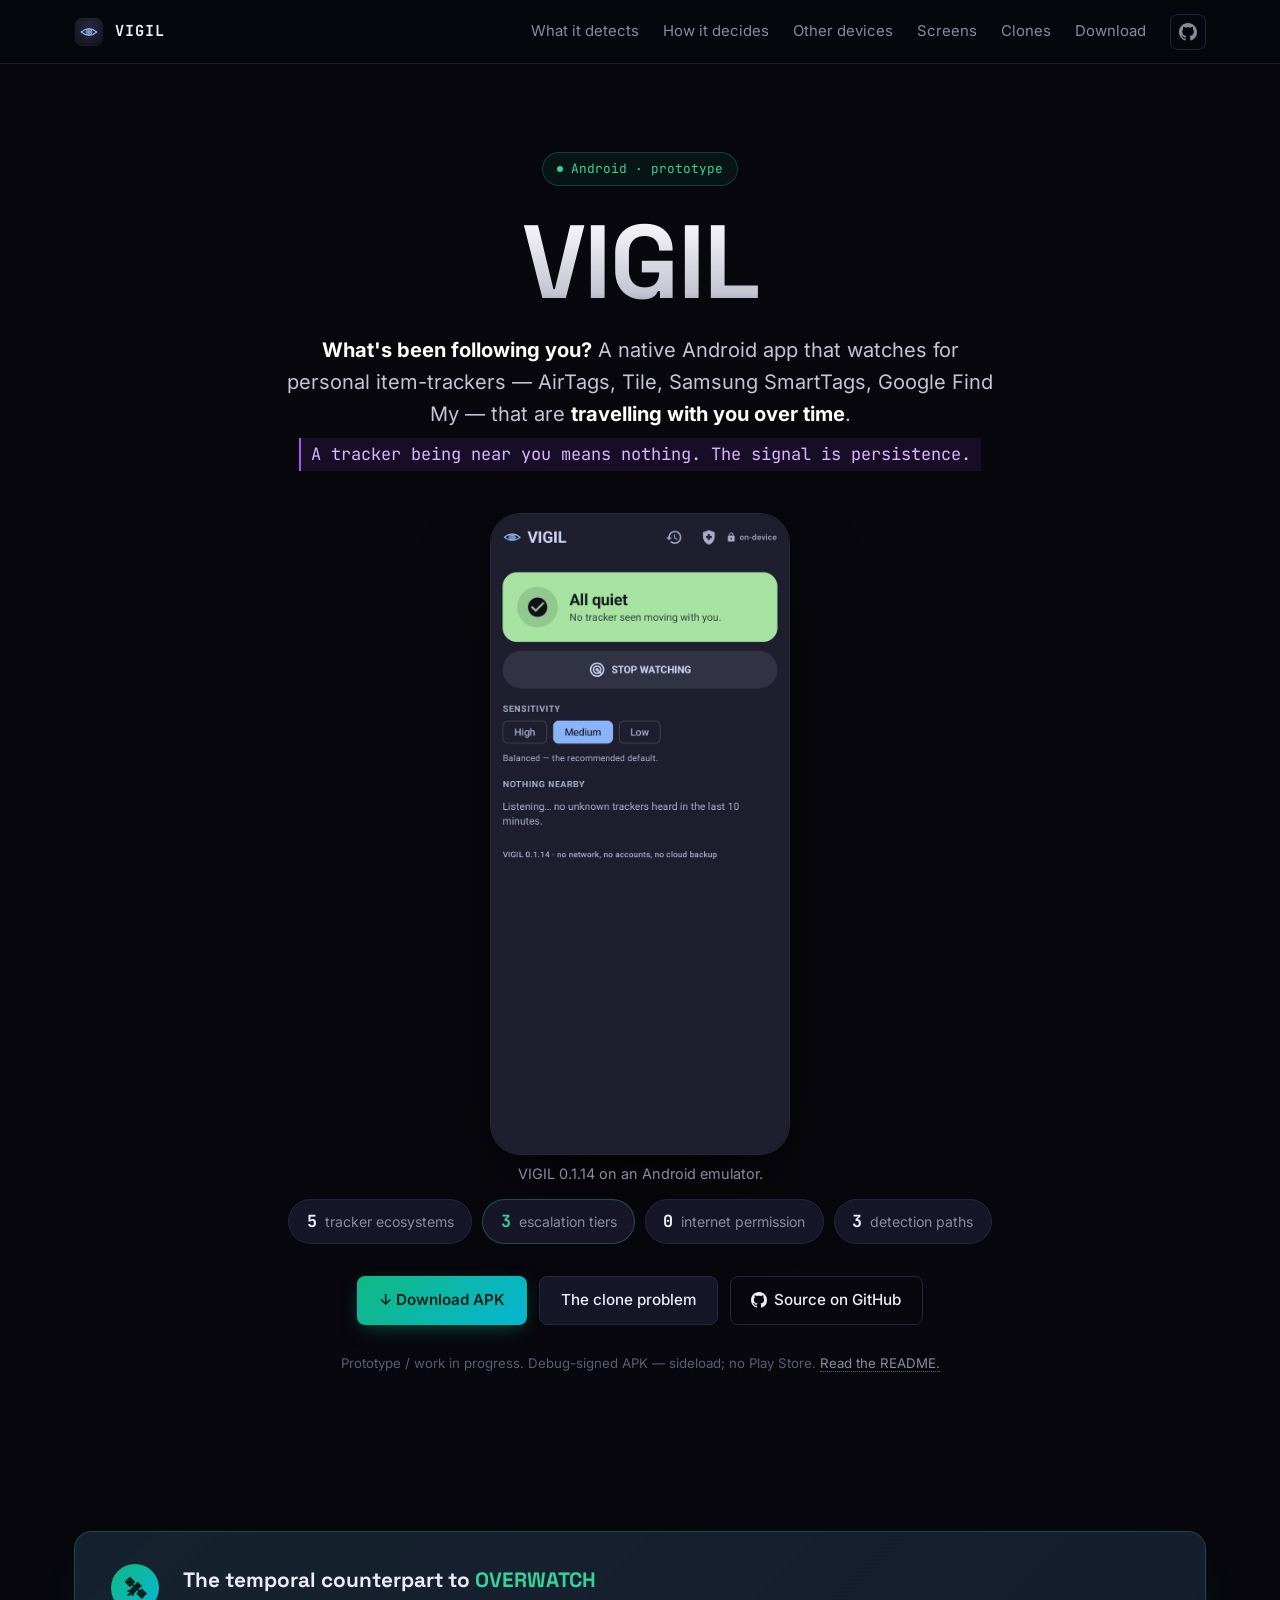
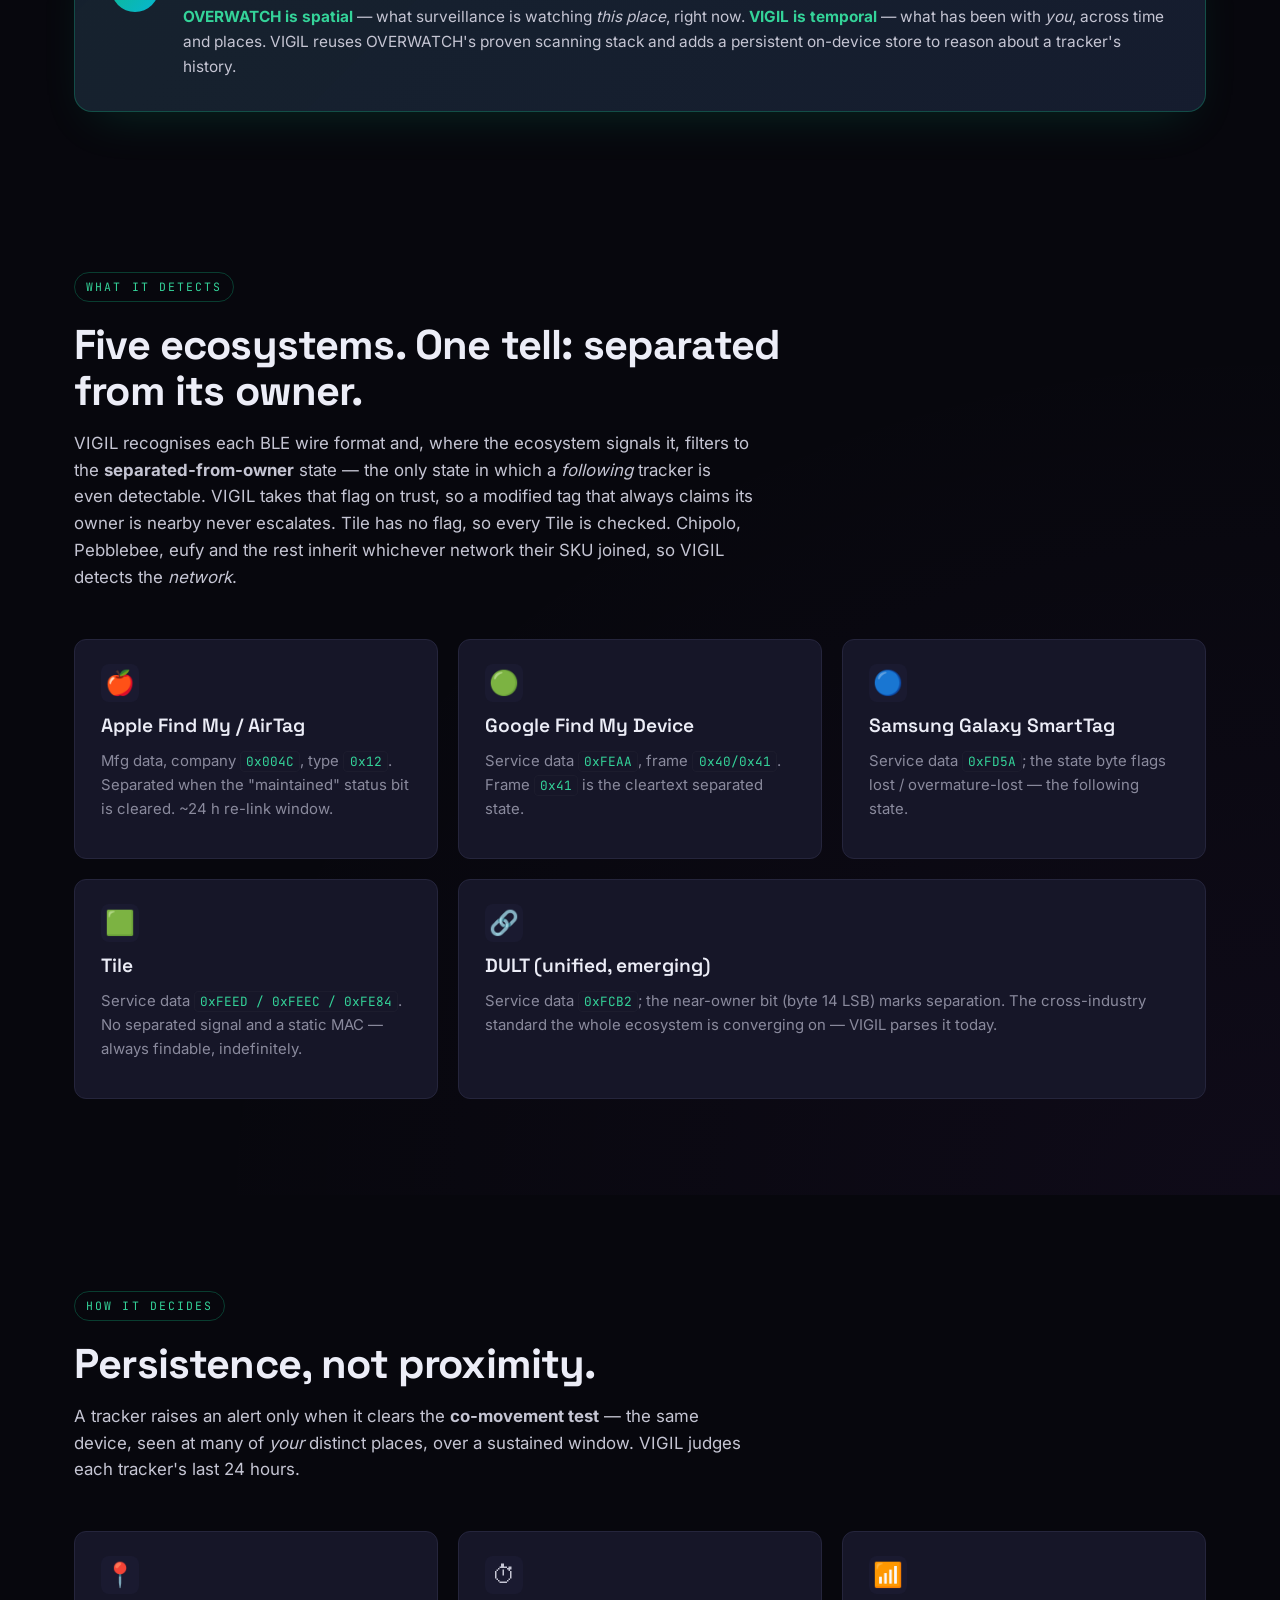
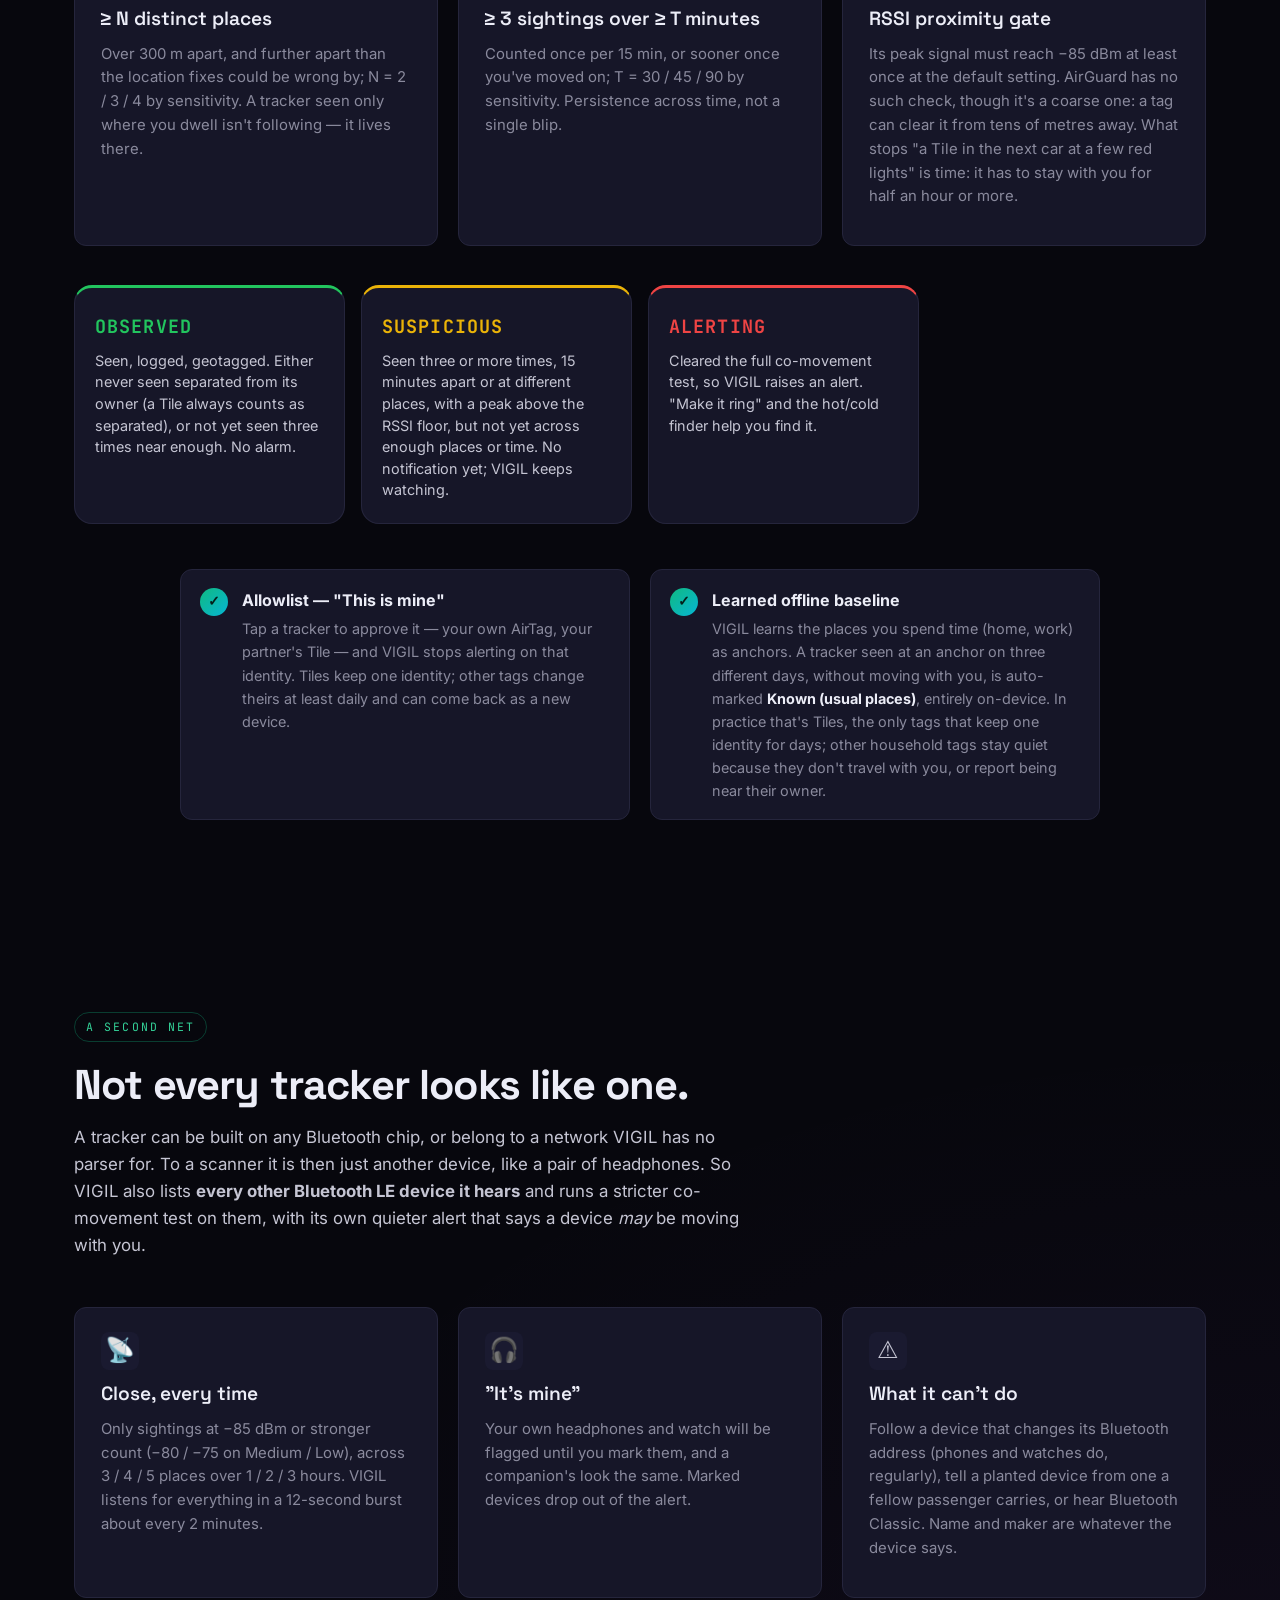
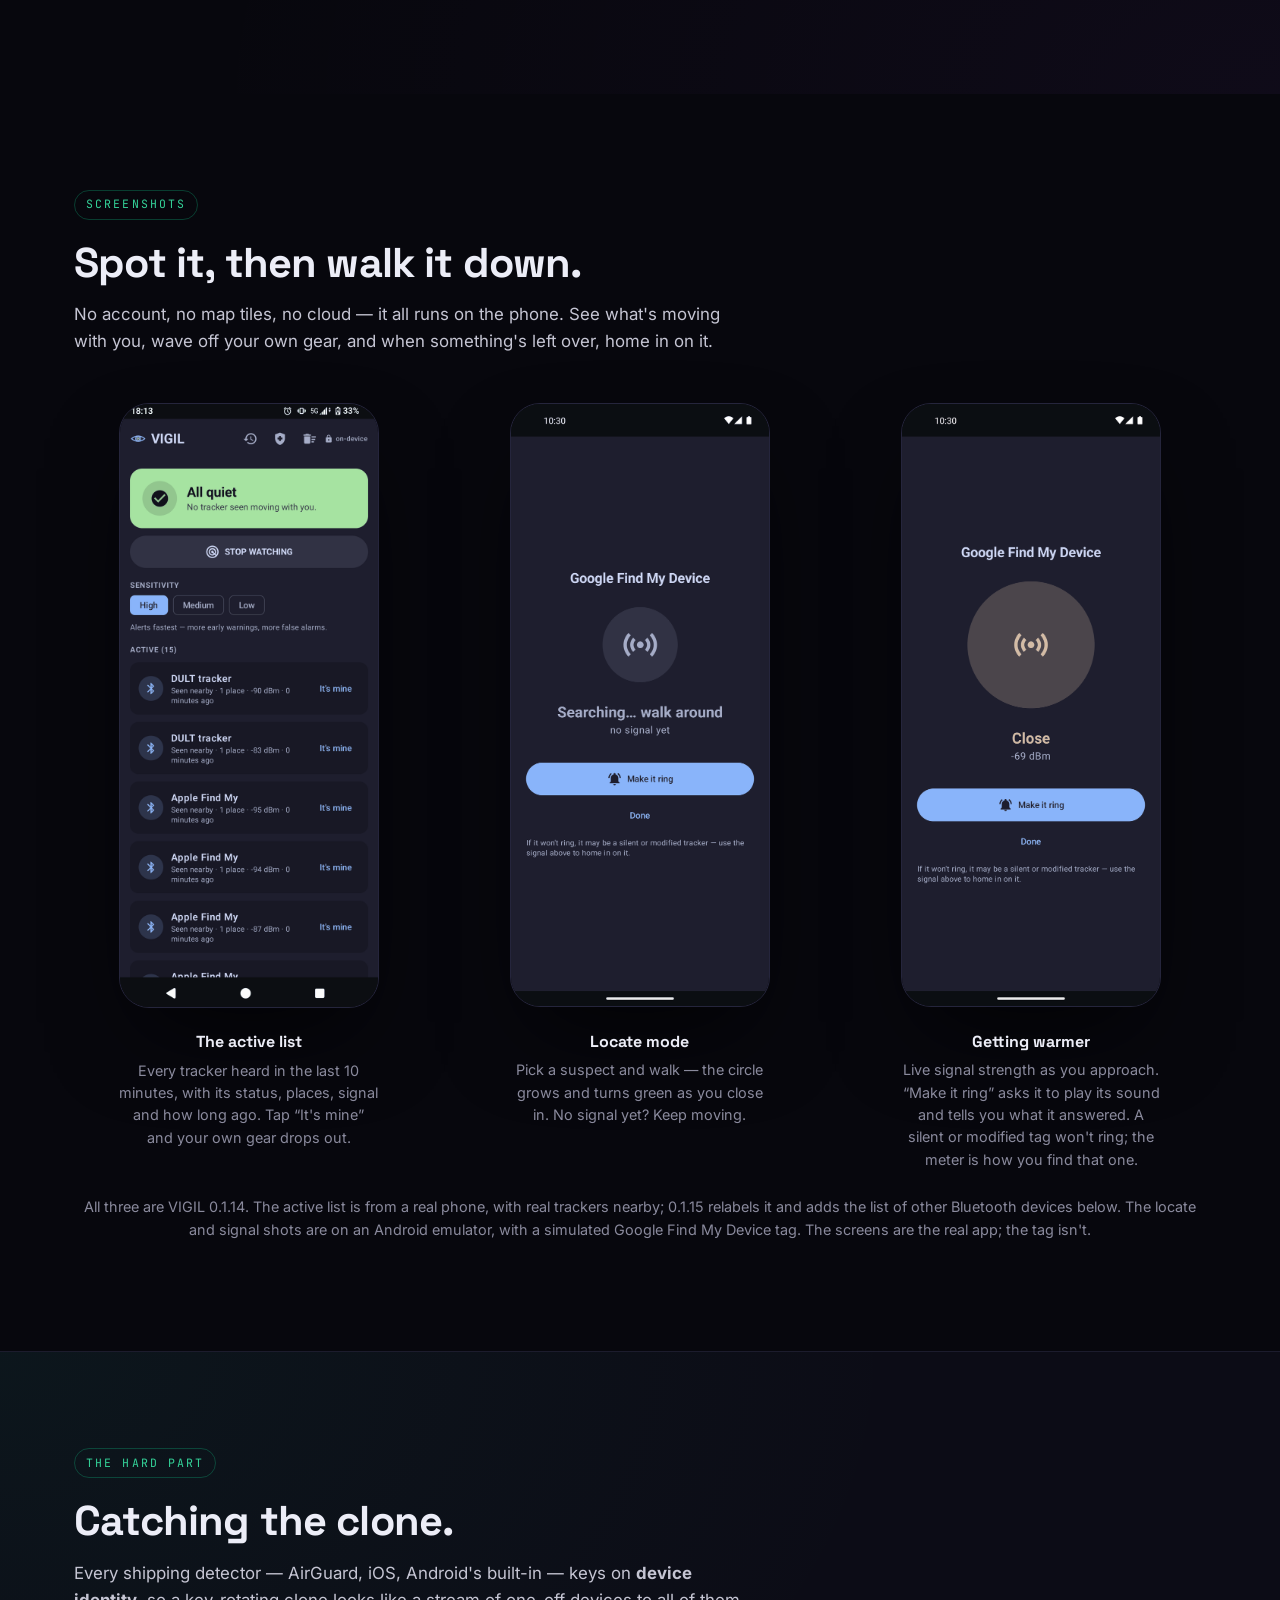
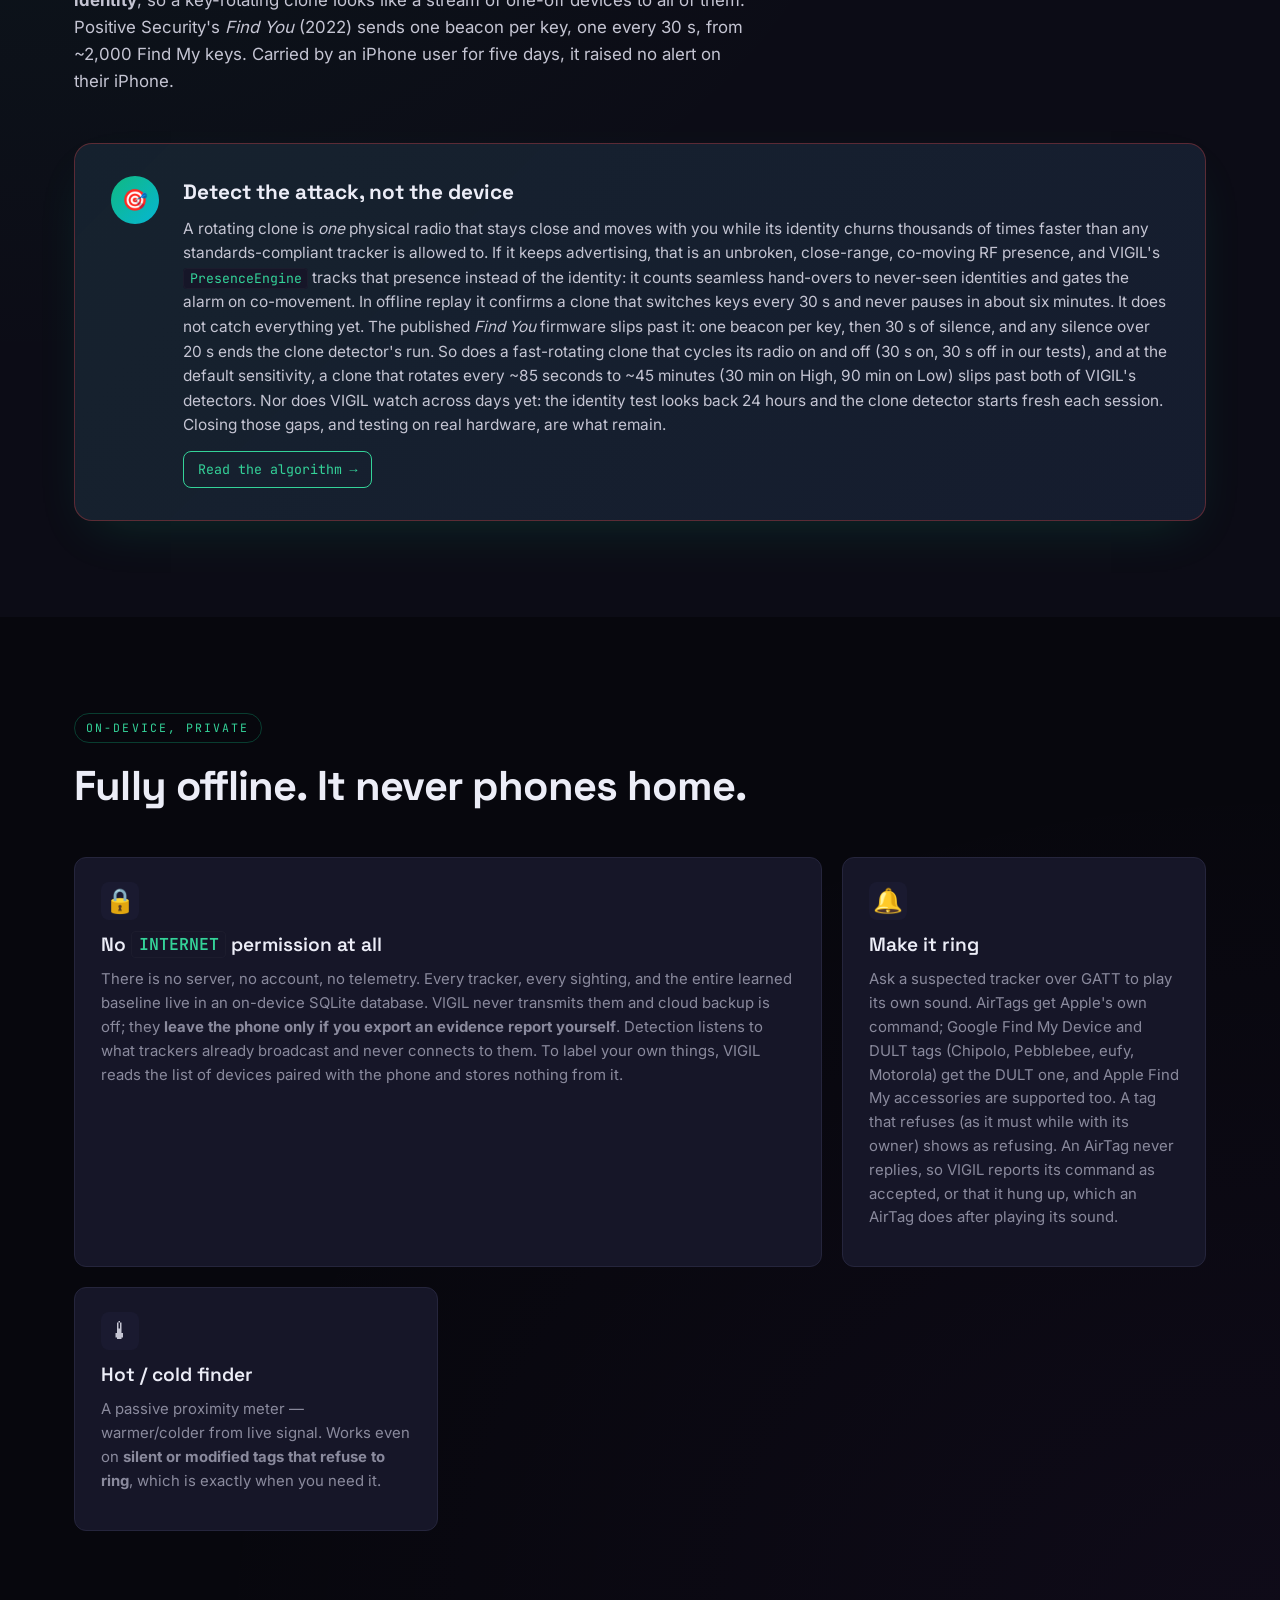
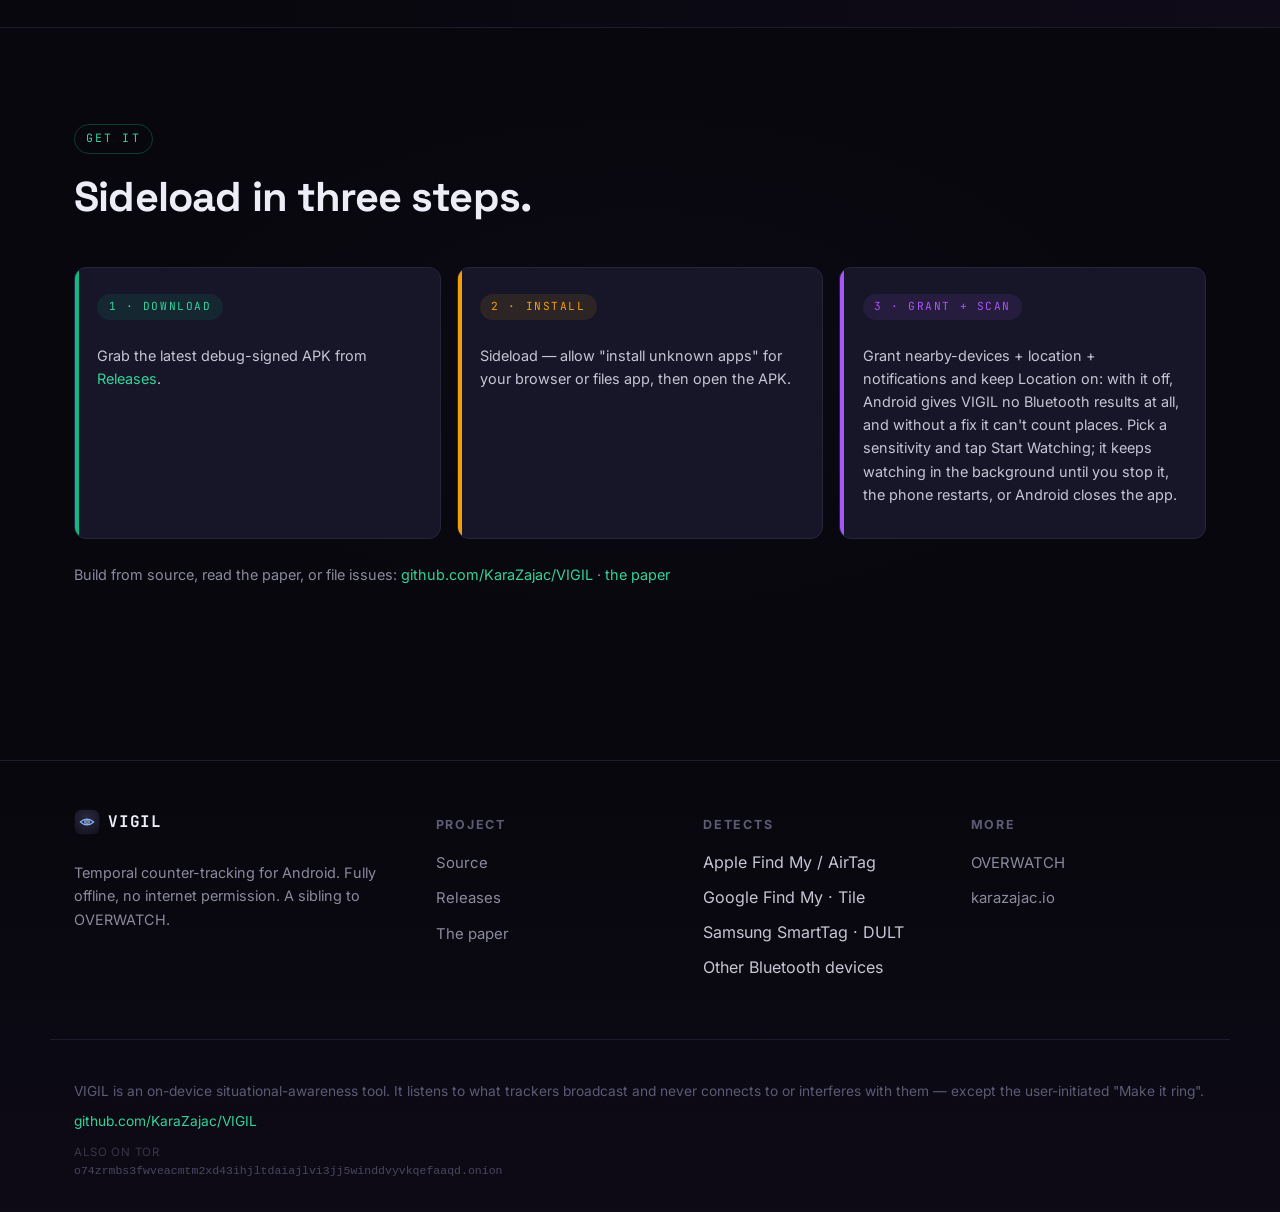
<file: docs/index.html>
<!DOCTYPE html>
<html lang="en">
<head>
<meta charset="UTF-8">
<meta name="viewport" content="width=device-width, initial-scale=1.0">
<title>VIGIL — what's been following you?</title>
<meta name="description" content="A native Android app that watches for personal item-trackers — AirTags, Tile, Samsung SmartTags, Google Find My — travelling with you over time. Fully offline, no INTERNET permission. The temporal counterpart to OVERWATCH.">
<meta property="og:title" content="VIGIL — what's been following you?">
<meta property="og:description" content="Android app that flags AirTags, Tile, SmartTags & Find My trackers travelling WITH you over time, plus an experimental detector for key-rotating clones. Fully offline, no internet permission.">
<meta property="og:type" content="website">
<meta property="og:url" content="https://vigil.karazajac.io/">
<meta property="og:image" content="https://vigil.karazajac.io/og.png?v=3">
<meta property="og:image:width" content="1200">
<meta property="og:image:height" content="630">
<meta name="twitter:card" content="summary_large_image">
<meta name="twitter:image" content="https://vigil.karazajac.io/og.png?v=3">
<meta name="theme-color" content="#07070d">
<link rel="icon" type="image/svg+xml" href="logo.svg">


<link rel="stylesheet" href="style.css?v=3">
</head>
<body>

<div class="bg-mesh" aria-hidden="true">
  <div class="mesh-blob mesh-blob-1"></div>
  <div class="mesh-blob mesh-blob-2"></div>
  <div class="mesh-blob mesh-blob-3"></div>
</div>

<nav class="nav">
  <div class="container nav-inner">
    <a class="nav-brand" href="#">
      <img class="nav-logo" src="logo.svg" width="30" height="30" alt="" aria-hidden="true">
      VIGIL
    </a>
    <div class="nav-links">
      <a href="#detects">What it detects</a>
      <a href="#decides">How it decides</a>
      <a href="#others">Other devices</a>
      <a href="#screens">Screens</a>
      <a href="#clones">Clones</a>
      <a href="#download">Download</a>
      <a class="nav-github" href="https://github.com/KaraZajac/VIGIL" aria-label="GitHub">
        <svg height="18" viewBox="0 0 16 16" width="18" fill="currentColor" aria-hidden="true">
          <path d="M8 0C3.58 0 0 3.58 0 8c0 3.54 2.29 6.53 5.47 7.59.4.07.55-.17.55-.38 0-.19-.01-.82-.01-1.49-2.01.37-2.53-.49-2.69-.94-.09-.23-.48-.94-.82-1.13-.28-.15-.68-.52-.01-.53.63-.01 1.08.58 1.23.82.72 1.21 1.87.87 2.33.66.07-.52.28-.87.51-1.07-1.78-.2-3.64-.89-3.64-3.95 0-.87.31-1.59.82-2.15-.08-.2-.36-1.02.08-2.12 0 0 .67-.21 2.2.82.64-.18 1.32-.27 2-.27.68 0 1.36.09 2 .27 1.53-1.04 2.2-.82 2.2-.82.44 1.1.16 1.92.08 2.12.51.56.82 1.27.82 2.15 0 3.07-1.87 3.75-3.65 3.95.29.25.54.73.54 1.48 0 1.07-.01 1.93-.01 2.2 0 .21.15.46.55.38A8.013 8.013 0 0 0 16 8c0-4.42-3.58-8-8-8z"/>
        </svg>
      </a>
    </div>
  </div>
</nav>

<!-- ──────────────── HERO ──────────────── -->
<header class="hero">
  <div class="container hero-inner">
    <div class="hero-eyebrow">
      <span class="dot dot-pulse"></span>
      Android · prototype
    </div>
    <h1 class="hero-title">
      <span class="display-wordmark">VIGIL</span>
    </h1>
    <p class="hero-tag">
      <strong>What's been following you?</strong> A native Android app that
      watches for personal item-trackers — AirTags, Tile, Samsung SmartTags,
      Google Find My — that are <strong>travelling with you over time</strong>.
      <span class="hero-tag-pop">A tracker being near you means nothing. The signal is persistence.</span>
    </p>

    <div class="phone-hero">
      <img class="phone" src="img/vigil-main.png?v=3" width="1080" height="2321"
        alt="VIGIL main screen while watching, on an Android emulator: a green &quot;All quiet: No tracker seen moving with you&quot; card, a Stop Watching button, a High/Medium/Low sensitivity selector set to Medium, and Nothing nearby." loading="eager">
    </div>
    <p class="tl-foot" style="text-align:center;margin-top:.4rem">VIGIL 0.1.14 on an Android emulator.</p>

    <div class="stats-row" id="stats-row">
      <div class="stat-chip"><span class="num" data-target="5">0</span><span>tracker ecosystems</span></div>
      <div class="stat-chip stat-vfy"><span class="num" data-target="3">0</span><span>escalation tiers</span></div>
      <div class="stat-chip"><span class="num" data-target="0">0</span><span>internet permission</span></div>
      <div class="stat-chip"><span class="num" data-target="3">0</span><span>detection paths</span></div>
    </div>

    <div class="cta-row">
      <a class="btn btn-primary" href="https://github.com/KaraZajac/VIGIL/releases/latest">
        ↓ Download APK
      </a>
      <a class="btn" href="#clones">The clone problem</a>
      <a class="btn btn-ghost" href="https://github.com/KaraZajac/VIGIL">
        <svg height="16" viewBox="0 0 16 16" width="16" fill="currentColor"><path d="M8 0C3.58 0 0 3.58 0 8c0 3.54 2.29 6.53 5.47 7.59.4.07.55-.17.55-.38 0-.19-.01-.82-.01-1.49-2.01.37-2.53-.49-2.69-.94-.09-.23-.48-.94-.82-1.13-.28-.15-.68-.52-.01-.53.63-.01 1.08.58 1.23.82.72 1.21 1.87.87 2.33.66.07-.52.28-.87.51-1.07-1.78-.2-3.64-.89-3.64-3.95 0-.87.31-1.59.82-2.15-.08-.2-.36-1.02.08-2.12 0 0 .67-.21 2.2.82.64-.18 1.32-.27 2-.27.68 0 1.36.09 2 .27 1.53-1.04 2.2-.82 2.2-.82.44 1.1.16 1.92.08 2.12.51.56.82 1.27.82 2.15 0 3.07-1.87 3.75-3.65 3.95.29.25.54.73.54 1.48 0 1.07-.01 1.93-.01 2.2 0 .21.15.46.55.38A8.013 8.013 0 0 0 16 8c0-4.42-3.58-8-8-8z"/></svg>
        Source on GitHub
      </a>
    </div>

    <p class="hero-warn">Prototype / work in progress. Debug-signed APK — sideload; no Play Store. <a href="https://github.com/KaraZajac/VIGIL">Read the README.</a></p>
  </div>
</header>

<!-- ──────────────── OVERWATCH SIBLING ──────────────── -->
<section class="section section-callout reveal">
  <div class="container">
    <div class="callout">
      <div class="callout-mark">🛰</div>
      <div>
        <h3>The temporal counterpart to <a href="https://overwatch.karazajac.io">OVERWATCH</a></h3>
        <p>
          <strong>OVERWATCH is spatial</strong> — what surveillance is watching
          <em>this place</em>, right now. <strong>VIGIL is temporal</strong> —
          what has been with <em>you</em>, across time and places. VIGIL reuses
          OVERWATCH's proven scanning stack and adds a persistent
          on-device store to reason about a tracker's history.
        </p>
      </div>
    </div>
  </div>
</section>

<!-- ──────────────── WHAT IT DETECTS ──────────────── -->
<section id="detects" class="section section-bento reveal">
  <div class="container">
    <div class="section-head">
      <span class="section-tag">what it detects</span>
      <h2>Five ecosystems. One tell: separated from its owner.</h2>
      <p class="lead">VIGIL recognises each BLE wire format and, where the
      ecosystem signals it, filters to the <strong>separated-from-owner</strong>
      state — the only state in which a <em>following</em> tracker is even
      detectable. VIGIL takes that flag on trust, so a modified tag that
      always claims its owner is nearby never escalates. Tile has no flag, so
      every Tile is checked. Chipolo, Pebblebee, eufy and the rest inherit
      whichever network their SKU joined, so VIGIL detects the
      <em>network</em>.</p>
    </div>

    <div class="bento">
      <article class="bento-card">
        <div class="bento-icon">🍎</div>
        <h3>Apple Find My / AirTag</h3>
        <p>Mfg data, company <code>0x004C</code>, type <code>0x12</code>. Separated when the "maintained" status bit is cleared. ~24 h re-link window.</p>
      </article>
      <article class="bento-card">
        <div class="bento-icon">🟢</div>
        <h3>Google Find My Device</h3>
        <p>Service data <code>0xFEAA</code>, frame <code>0x40/0x41</code>. Frame <code>0x41</code> is the cleartext separated state.</p>
      </article>
      <article class="bento-card">
        <div class="bento-icon">🔵</div>
        <h3>Samsung Galaxy SmartTag</h3>
        <p>Service data <code>0xFD5A</code>; the state byte flags lost / overmature-lost — the following state.</p>
      </article>
      <article class="bento-card">
        <div class="bento-icon">🟩</div>
        <h3>Tile</h3>
        <p>Service data <code>0xFEED / 0xFEEC / 0xFE84</code>. No separated signal and a static MAC — always findable, indefinitely.</p>
      </article>
      <article class="bento-card bento-lg">
        <div class="bento-icon">🔗</div>
        <h3>DULT (unified, emerging)</h3>
        <p>Service data <code>0xFCB2</code>; the near-owner bit (byte 14 LSB) marks separation. The cross-industry standard the whole ecosystem is converging on — VIGIL parses it today.</p>
      </article>
    </div>
  </div>
</section>

<!-- ──────────────── HOW IT DECIDES ──────────────── -->
<section id="decides" class="section reveal">
  <div class="container">
    <div class="section-head">
      <span class="section-tag">how it decides</span>
      <h2>Persistence, not proximity.</h2>
      <p class="lead">A tracker raises an alert only when it clears the
      <strong>co-movement test</strong> — the same device, seen at many of
      <em>your</em> distinct places, over a sustained window. VIGIL judges each
      tracker's last 24 hours.</p>
    </div>

    <div class="bento">
      <article class="bento-card">
        <div class="bento-icon">📍</div>
        <h3>≥ N distinct places</h3>
        <p>Over 300 m apart, and further apart than the location fixes could be wrong by; N = 2 / 3 / 4 by sensitivity. A tracker seen only where you dwell isn't following — it lives there.</p>
      </article>
      <article class="bento-card">
        <div class="bento-icon">⏱</div>
        <h3>≥ 3 sightings over ≥ T minutes</h3>
        <p>Counted once per 15 min, or sooner once you've moved on; T = 30 / 45 / 90 by sensitivity. Persistence across time, not a single blip.</p>
      </article>
      <article class="bento-card">
        <div class="bento-icon">📶</div>
        <h3>RSSI proximity gate</h3>
        <p>Its peak signal must reach −85 dBm at least once at the default setting. AirGuard has no such check, though it's a coarse one: a tag can clear it from tens of metres away. What stops "a Tile in the next car at a few red lights" is time: it has to stay with you for half an hour or more.</p>
      </article>
    </div>

    <div class="tiers" style="margin-top:2.4rem">
      <div class="tier tier-green">
        <div class="tier-name" style="font-size:1.15rem">OBSERVED</div>
        <p>Seen, logged, geotagged. Either never seen separated from its owner (a Tile always counts as separated), or not yet seen three times near enough. No alarm.</p>
      </div>
      <div class="tier tier-yellow">
        <div class="tier-name" style="font-size:1.15rem">SUSPICIOUS</div>
        <p>Seen three or more times, 15 minutes apart or at different places, with a peak above the RSSI floor, but not yet across enough places or time. No notification yet; VIGIL keeps watching.</p>
      </div>
      <div class="tier tier-red">
        <div class="tier-name" style="font-size:1.15rem">ALERTING</div>
        <p>Cleared the full co-movement test, so VIGIL raises an alert. "Make it ring" and the hot/cold finder help you find it.</p>
      </div>
    </div>

    <div class="feature-split" style="margin-top:2.8rem">
      <div class="explain-annotations" style="grid-column:1 / -1">
        <div class="annotation">
          <span class="anno-num">✓</span>
          <div>
            <strong>Allowlist — "This is mine"</strong>
            <p>Tap a tracker to approve it — your own AirTag, your partner's Tile — and VIGIL stops alerting on that identity. Tiles keep one identity; other tags change theirs at least daily and can come back as a new device.</p>
          </div>
        </div>
        <div class="annotation">
          <span class="anno-num">✓</span>
          <div>
            <strong>Learned offline baseline</strong>
            <p>VIGIL learns the places you spend time (home, work) as anchors. A tracker seen at an anchor on three different days, without moving with you, is auto-marked <strong>Known (usual places)</strong>, entirely on-device. In practice that's Tiles, the only tags that keep one identity for days; other household tags stay quiet because they don't travel with you, or report being near their owner.</p>
          </div>
        </div>
      </div>
    </div>
  </div>
</section>

<!-- ──────────────── OTHER DEVICES ──────────────── -->
<section id="others" class="section section-bento reveal">
  <div class="container">
    <div class="section-head">
      <span class="section-tag">a second net</span>
      <h2>Not every tracker looks like one.</h2>
      <p class="lead">A tracker can be built on any Bluetooth chip, or belong to a
      network VIGIL has no parser for. To a scanner it is then just another
      device, like a pair of headphones. So VIGIL also lists
      <strong>every other Bluetooth LE device it hears</strong> and runs a
      stricter co-movement test on them, with its own quieter alert that says a
      device <em>may</em> be moving with you.</p>
    </div>

    <div class="bento">
      <article class="bento-card">
        <div class="bento-icon">📡</div>
        <h3>Close, every time</h3>
        <p>Only sightings at −85 dBm or stronger count (−80 / −75 on Medium / Low), across 3 / 4 / 5 places over 1 / 2 / 3 hours. VIGIL listens for everything in a 12-second burst about every 2 minutes.</p>
      </article>
      <article class="bento-card">
        <div class="bento-icon">🎧</div>
        <h3>"It's mine"</h3>
        <p>Your own headphones and watch will be flagged until you mark them, and a companion's look the same. Marked devices drop out of the alert.</p>
      </article>
      <article class="bento-card">
        <div class="bento-icon">⚠</div>
        <h3>What it can't do</h3>
        <p>Follow a device that changes its Bluetooth address (phones and watches do, regularly), tell a planted device from one a fellow passenger carries, or hear Bluetooth Classic. Name and maker are whatever the device says.</p>
      </article>
    </div>
  </div>
</section>

<!-- ──────────────── SCREENSHOTS ──────────────── -->
<section id="screens" class="section reveal">
  <div class="container">
    <div class="section-head">
      <span class="section-tag">screenshots</span>
      <h2>Spot it, then walk it down.</h2>
      <p class="lead">No account, no map tiles, no cloud — it all runs on the
      phone. See what's moving with you, wave off your own gear, and when
      something's left over, home in on it.</p>
    </div>

    <div class="shots">
      <figure class="shot">
        <img class="phone" src="img/vigil-active.png?v=2" width="1096" height="2560"
          alt="VIGIL main screen on a real phone, sensitivity set to High: an &quot;All quiet: No tracker seen moving with you&quot; card above an ACTIVE (15) list of nearby trackers, DULT and Apple Find My at the top, each reading Seen nearby, with places, signal in dBm, how long ago, and an It's-mine button." loading="lazy">
        <figcaption><strong>The active list</strong>Every tracker heard in the last 10 minutes, with its status, places, signal and how long ago. Tap &ldquo;It's mine&rdquo; and your own gear drops out.</figcaption>
      </figure>
      <figure class="shot">
        <img class="phone" src="img/vigil-locate.png?v=2" width="1080" height="2520"
          alt="VIGIL locate screen for a simulated Google Find My Device tag, on an Android emulator: a radar icon in a circle reading Searching… walk around, no signal yet, with a Make-it-ring button." loading="lazy">
        <figcaption><strong>Locate mode</strong>Pick a suspect and walk — the circle grows and turns green as you close in. No signal yet? Keep moving.</figcaption>
      </figure>
      <figure class="shot">
        <img class="phone" src="img/vigil-signal.png?v=3" width="1080" height="2520"
          alt="VIGIL locate screen for a simulated Google Find My Device tag, on an Android emulator, reading Close, minus 69 dBm, with a Make-it-ring button." loading="lazy">
        <figcaption><strong>Getting warmer</strong>Live signal strength as you approach. &ldquo;Make it ring&rdquo; asks it to play its sound and tells you what it answered. A silent or modified tag won't ring; the meter is how you find that one.</figcaption>
      </figure>
    </div>
    <p class="tl-foot" style="text-align:center">All three are VIGIL 0.1.14. The active list is from a real phone, with real trackers nearby; 0.1.15 relabels it and adds the list of other Bluetooth devices below. The locate and signal shots are on an Android emulator, with a simulated Google Find My Device tag. The screens are the real app; the tag isn't.</p>
  </div>
</section>

<!-- ──────────────── CLONES ──────────────── -->
<section id="clones" class="section section-feature reveal">
  <div class="container">
    <div class="section-head">
      <span class="section-tag">the hard part</span>
      <h2>Catching the clone.</h2>
      <p class="lead">
        Every shipping detector — AirGuard, iOS, Android's built-in — keys on
        <strong>device identity</strong>, so a key-rotating clone looks like a
        stream of one-off devices to all of them. Positive Security's
        <em>Find You</em> (2022) sends one beacon per key, one every 30 s, from
        ~2,000 Find My keys. Carried by an iPhone user for five days, it raised
        no alert on their iPhone.
      </p>
    </div>

    <div class="callout" style="border-color:rgba(239,68,68,.32)">
      <div class="callout-mark">🎯</div>
      <div>
        <h3>Detect the attack, not the device</h3>
        <p>
          A rotating clone is <em>one</em> physical radio that stays close and
          moves with you while its identity churns thousands of times faster
          than any standards-compliant tracker is allowed to. If it keeps
          advertising, that is an unbroken, close-range, co-moving RF presence,
          and VIGIL's <code>PresenceEngine</code> tracks that presence instead
          of the identity: it counts seamless hand-overs to never-seen
          identities and gates the alarm on co-movement. In offline replay it
          confirms a clone that switches keys every 30 s and never pauses in
          about six minutes. It does not catch everything yet. The published
          <em>Find You</em> firmware slips past it: one beacon per key, then
          30 s of silence, and any silence over 20 s ends the clone detector's
          run. So does a fast-rotating clone that cycles its radio on and off
          (30 s on, 30 s off in our tests), and at the default sensitivity, a
          clone that rotates every ~85 seconds to ~45 minutes (30 min on High,
          90 min on Low) slips past both of VIGIL's detectors. Nor does VIGIL
          watch across days yet: the identity test looks back 24 hours and the
          clone detector starts fresh each session. Closing those gaps, and
          testing on real hardware, are what remain.
        </p>
        <a href="https://github.com/KaraZajac/VIGIL/blob/main/docs/detection-rotation-clone.md" class="audience-link" style="margin-top:.8rem;display:inline-block">Read the algorithm →</a>
      </div>
    </div>
  </div>
</section>

<!-- ──────────────── FINDING + PRIVACY ──────────────── -->
<section class="section section-bento reveal">
  <div class="container">
    <div class="section-head">
      <span class="section-tag">on-device, private</span>
      <h2>Fully offline. It never phones home.</h2>
    </div>

    <div class="bento">
      <article class="bento-card bento-lg">
        <div class="bento-icon">🔒</div>
        <h3>No <code>INTERNET</code> permission at all</h3>
        <p>
          There is no server, no account, no telemetry. Every tracker, every
          sighting, and the entire learned baseline live in an on-device SQLite
          database. VIGIL never transmits them and cloud backup is off; they
          <strong>leave the phone only if you export an evidence report
          yourself</strong>. Detection listens to what trackers already
          broadcast and never connects to them. To label your own things,
          VIGIL reads the list of devices paired with the phone and stores
          nothing from it.
        </p>
      </article>
      <article class="bento-card">
        <div class="bento-icon">🔔</div>
        <h3>Make it ring</h3>
        <p>Ask a suspected tracker over GATT to play its own sound. AirTags get Apple's own command; Google Find My Device and DULT tags (Chipolo, Pebblebee, eufy, Motorola) get the DULT one, and Apple Find My accessories are supported too. A tag that refuses (as it must while with its owner) shows as refusing. An AirTag never replies, so VIGIL reports its command as accepted, or that it hung up, which an AirTag does after playing its sound.</p>
      </article>
      <article class="bento-card">
        <div class="bento-icon">🌡</div>
        <h3>Hot / cold finder</h3>
        <p>A passive proximity meter — warmer/colder from live signal. Works even on <strong>silent or modified tags that refuse to ring</strong>, which is exactly when you need it.</p>
      </article>
    </div>
  </div>
</section>

<!-- ──────────────── DOWNLOAD ──────────────── -->
<section id="download" class="section section-timeline reveal">
  <div class="container">
    <div class="section-head">
      <span class="section-tag">get it</span>
      <h2>Sideload in three steps.</h2>
    </div>
    <div class="timeline dl-steps" style="grid-template-columns:repeat(3,1fr) !important">
      <div class="tl-col tl-shipped">
        <div class="tl-tag">1 · download</div>
        <ul><li>Grab the latest debug-signed APK from <a href="https://github.com/KaraZajac/VIGIL/releases/latest">Releases</a>.</li></ul>
      </div>
      <div class="tl-col tl-active">
        <div class="tl-tag">2 · install</div>
        <ul><li>Sideload — allow "install unknown apps" for your browser or files app, then open the APK.</li></ul>
      </div>
      <div class="tl-col tl-next">
        <div class="tl-tag">3 · grant + scan</div>
        <ul><li>Grant nearby-devices + location + notifications and keep Location on: with it off, Android gives VIGIL no Bluetooth results at all, and without a fix it can't count places. Pick a sensitivity and tap Start Watching; it keeps watching in the background until you stop it, the phone restarts, or Android closes the app.</li></ul>
      </div>
    </div>
    <p class="tl-foot">
      Build from source, read the paper, or file issues:
      <a href="https://github.com/KaraZajac/VIGIL">github.com/KaraZajac/VIGIL</a>
      ·
      <a href="https://github.com/KaraZajac/VIGIL/blob/main/paper/vigil.md">the paper</a>
    </p>
  </div>
</section>

<!-- ──────────────── FOOTER ──────────────── -->
<footer class="footer">
  <div class="container footer-inner">
    <div class="footer-col">
      <div class="footer-brand">
        <img class="nav-logo" src="logo.svg" width="26" height="26" alt="" aria-hidden="true">
        VIGIL
      </div>
      <p class="footer-tag">
        Temporal counter-tracking for Android. Fully offline, no internet permission.
        A sibling to OVERWATCH.
      </p>
    </div>
    <div class="footer-col">
      <h4>Project</h4>
      <ul>
        <li><a href="https://github.com/KaraZajac/VIGIL">Source</a></li>
        <li><a href="https://github.com/KaraZajac/VIGIL/releases">Releases</a></li>
        <li><a href="https://github.com/KaraZajac/VIGIL/blob/main/paper/vigil.md">The paper</a></li>
      </ul>
    </div>
    <div class="footer-col">
      <h4>Detects</h4>
      <ul>
        <li>Apple Find My / AirTag</li>
        <li>Google Find My · Tile</li>
        <li>Samsung SmartTag · DULT</li>
        <li>Other Bluetooth devices</li>
      </ul>
    </div>
    <div class="footer-col">
      <h4>More</h4>
      <ul>
        <li><a href="https://overwatch.karazajac.io">OVERWATCH</a></li>
        <li><a href="https://karazajac.io/projects/">karazajac.io</a></li>
      </ul>
    </div>
  </div>
  <div class="container footer-bottom">
    <p>
      VIGIL is an on-device situational-awareness tool. It listens to what
      trackers broadcast and never connects to or interferes with them —
      except the user-initiated "Make it ring".
    </p>
    <p class="footer-meta">
      <a href="https://github.com/KaraZajac/VIGIL">github.com/KaraZajac/VIGIL</a>
    </p>
    <div class="onion-line">
      <span class="onion-label">Also on Tor</span>
      <a href="http://o74zrmbs3fwveacmtm2xd43ihjltdaiajlvi3jj5winddvyvkqefaaqd.onion">o74zrmbs3fwveacmtm2xd43ihjltdaiajlvi3jj5winddvyvkqefaaqd.onion</a>
    </div>
  </div>
</footer>

<script src="app.js" defer></script>

</body>
</html>
</file>
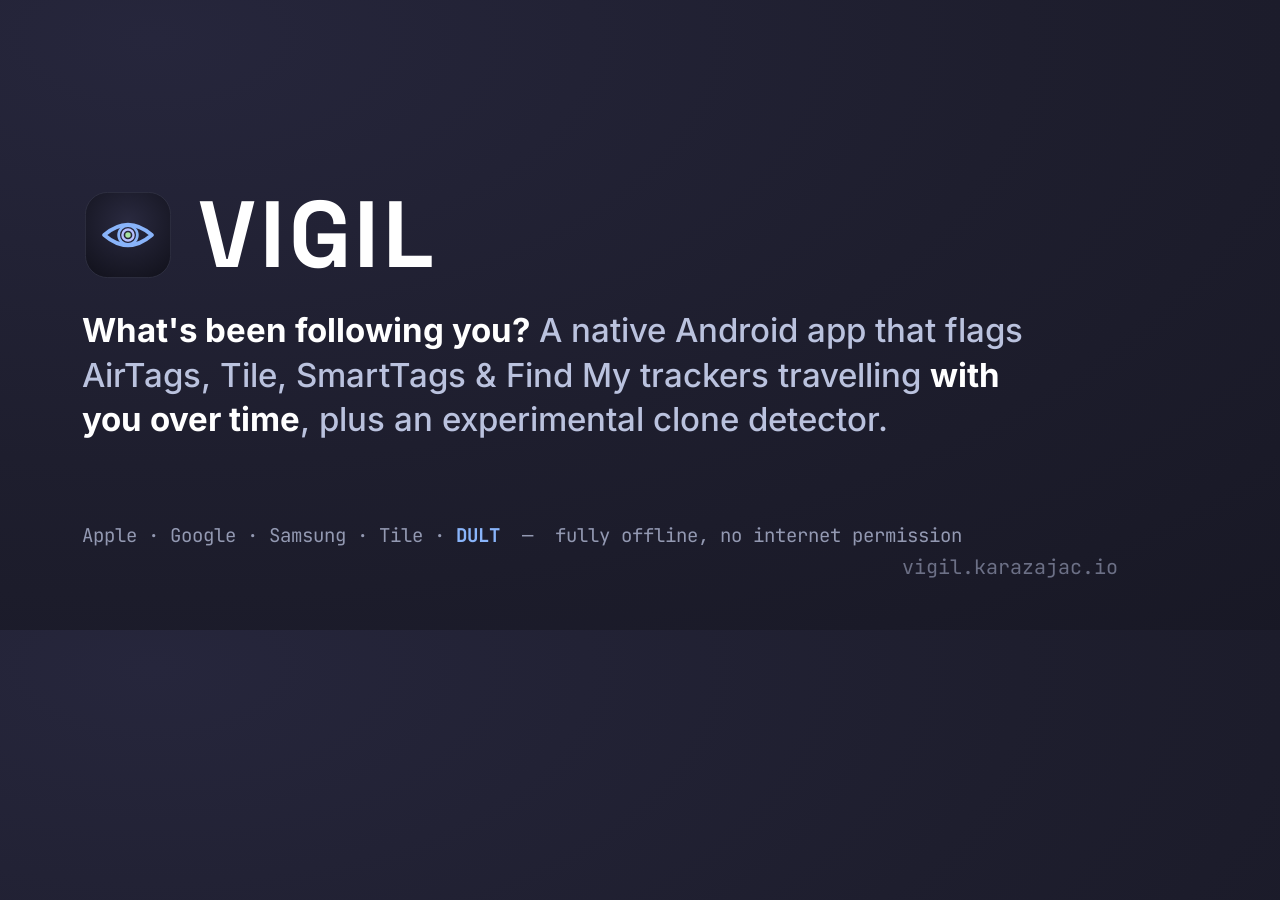
<file: docs/og-card.html>
<!doctype html><html lang="en"><head><meta charset="utf-8">
<style>
      /* self-hosted-fonts: no external requests from this template */
      @font-face {
        font-family: 'Inter';
        font-style: normal;
        font-weight: 100 900;
        font-display: swap;
        src: url('fonts/inter-latin.woff2') format('woff2');
        unicode-range: U+0000-00FF, U+0131, U+0152-0153, U+02BB-02BC, U+02C6, U+02DA, U+02DC, U+0304, U+0308, U+0329, U+2000-206F, U+20AC, U+2122, U+2191, U+2193, U+2212, U+2215, U+FEFF, U+FFFD;
      }

      @font-face {
        font-family: 'Inter';
        font-style: normal;
        font-weight: 100 900;
        font-display: swap;
        src: url('fonts/inter-latin-ext.woff2') format('woff2');
        unicode-range: U+0100-02BA, U+02BD-02C5, U+02C7-02CC, U+02CE-02D7, U+02DD-02FF, U+0304, U+0308, U+0329, U+1D00-1DBF, U+1E00-1E9F, U+1EF2-1EFF, U+2020, U+20A0-20AB, U+20AD-20C0, U+2113, U+2C60-2C7F, U+A720-A7FF;
      }

      @font-face {
        font-family: 'JetBrains Mono';
        font-style: normal;
        font-weight: 100 800;
        font-display: swap;
        src: url('fonts/jetbrains-mono-latin.woff2') format('woff2');
        unicode-range: U+0000-00FF, U+0131, U+0152-0153, U+02BB-02BC, U+02C6, U+02DA, U+02DC, U+0304, U+0308, U+0329, U+2000-206F, U+20AC, U+2122, U+2191, U+2193, U+2212, U+2215, U+FEFF, U+FFFD;
      }

      @font-face {
        font-family: 'JetBrains Mono';
        font-style: normal;
        font-weight: 100 800;
        font-display: swap;
        src: url('fonts/jetbrains-mono-latin-ext.woff2') format('woff2');
        unicode-range: U+0100-02BA, U+02BD-02C5, U+02C7-02CC, U+02CE-02D7, U+02DD-02FF, U+0304, U+0308, U+0329, U+1D00-1DBF, U+1E00-1E9F, U+1EF2-1EFF, U+2020, U+20A0-20AB, U+20AD-20C0, U+2113, U+2C60-2C7F, U+A720-A7FF;
      }

      @font-face {
        font-family: 'Space Grotesk';
        font-style: normal;
        font-weight: 300 700;
        font-display: swap;
        src: url('fonts/space-grotesk-latin.woff2') format('woff2');
        unicode-range: U+0000-00FF, U+0131, U+0152-0153, U+02BB-02BC, U+02C6, U+02DA, U+02DC, U+0304, U+0308, U+0329, U+2000-206F, U+20AC, U+2122, U+2191, U+2193, U+2212, U+2215, U+FEFF, U+FFFD;
      }

      @font-face {
        font-family: 'Space Grotesk';
        font-style: normal;
        font-weight: 300 700;
        font-display: swap;
        src: url('fonts/space-grotesk-latin-ext.woff2') format('woff2');
        unicode-range: U+0100-02BA, U+02BD-02C5, U+02C7-02CC, U+02CE-02D7, U+02DD-02FF, U+0304, U+0308, U+0329, U+1D00-1DBF, U+1E00-1E9F, U+1EF2-1EFF, U+2020, U+20A0-20AB, U+20AD-20C0, U+2113, U+2C60-2C7F, U+A720-A7FF;
      }

  *{margin:0;padding:0;box-sizing:border-box}
  body{width:1200px;height:630px;color:#cdd6f4;font-family:Inter,sans-serif;position:relative;overflow:hidden;
       background:radial-gradient(130% 130% at 12% 6%,#26263c 0%,#1e1e2e 52%,#181825 100%)}
  .wrap{padding:76px 82px;height:100%;display:flex;flex-direction:column;justify-content:center}
  .brand{display:flex;align-items:center;gap:24px;margin-bottom:26px}
  .brand img{width:92px;height:92px}
  .name{font-family:"Space Grotesk",sans-serif;font-weight:700;font-size:94px;letter-spacing:.04em;color:#fff;line-height:1}
  .tag{font-size:33px;line-height:1.36;color:#bac2de;font-weight:500;max-width:980px}
  .tag b{color:#fff;font-weight:700}
  .meta{position:absolute;bottom:82px;left:82px;font-family:"JetBrains Mono",monospace;font-size:19px;color:#9399b2}
  .meta b{color:#89b4fa}
  .url{position:absolute;bottom:50px;right:82px;font-family:"JetBrains Mono",monospace;font-size:20px;color:#6c7086}
</style></head><body>
  <div class="wrap">
    <div class="brand"><img src="logo.svg" alt=""><span class="name">VIGIL</span></div>
    <div class="tag"><b>What's been following you?</b> A native Android app that flags AirTags, Tile, SmartTags &amp; Find My trackers travelling <b>with you over time</b>, plus an experimental clone detector.</div>
  </div>
  <div class="meta">Apple · Google · Samsung · Tile · <b>DULT</b> &nbsp;—&nbsp; fully offline, no internet permission</div>
  <div class="url">vigil.karazajac.io</div>
</body></html>
</file>
<file: docs/style.css>
/* self-hosted-fonts: served from this origin, never a third-party CDN.
 * These sites are mirrored as Tor onion services; a Google-hosted webfont
 * would leave the network through an exit node on every page load. Variable
 * fonts, so one file per subset covers every weight — one request, not five.
 * Inter / JetBrains Mono / Space Grotesk are OFL-1.1; see fonts/OFL.txt.
 */

@font-face {
  font-family: 'Inter';
  font-style: normal;
  font-weight: 100 900;
  font-display: swap;
  src: url('fonts/inter-latin.woff2') format('woff2');
  unicode-range: U+0000-00FF, U+0131, U+0152-0153, U+02BB-02BC, U+02C6, U+02DA, U+02DC, U+0304, U+0308, U+0329, U+2000-206F, U+20AC, U+2122, U+2191, U+2193, U+2212, U+2215, U+FEFF, U+FFFD;
}

@font-face {
  font-family: 'Inter';
  font-style: normal;
  font-weight: 100 900;
  font-display: swap;
  src: url('fonts/inter-latin-ext.woff2') format('woff2');
  unicode-range: U+0100-02BA, U+02BD-02C5, U+02C7-02CC, U+02CE-02D7, U+02DD-02FF, U+0304, U+0308, U+0329, U+1D00-1DBF, U+1E00-1E9F, U+1EF2-1EFF, U+2020, U+20A0-20AB, U+20AD-20C0, U+2113, U+2C60-2C7F, U+A720-A7FF;
}

@font-face {
  font-family: 'JetBrains Mono';
  font-style: normal;
  font-weight: 100 800;
  font-display: swap;
  src: url('fonts/jetbrains-mono-latin.woff2') format('woff2');
  unicode-range: U+0000-00FF, U+0131, U+0152-0153, U+02BB-02BC, U+02C6, U+02DA, U+02DC, U+0304, U+0308, U+0329, U+2000-206F, U+20AC, U+2122, U+2191, U+2193, U+2212, U+2215, U+FEFF, U+FFFD;
}

@font-face {
  font-family: 'JetBrains Mono';
  font-style: normal;
  font-weight: 100 800;
  font-display: swap;
  src: url('fonts/jetbrains-mono-latin-ext.woff2') format('woff2');
  unicode-range: U+0100-02BA, U+02BD-02C5, U+02C7-02CC, U+02CE-02D7, U+02DD-02FF, U+0304, U+0308, U+0329, U+1D00-1DBF, U+1E00-1E9F, U+1EF2-1EFF, U+2020, U+20A0-20AB, U+20AD-20C0, U+2113, U+2C60-2C7F, U+A720-A7FF;
}

@font-face {
  font-family: 'Space Grotesk';
  font-style: normal;
  font-weight: 300 700;
  font-display: swap;
  src: url('fonts/space-grotesk-latin.woff2') format('woff2');
  unicode-range: U+0000-00FF, U+0131, U+0152-0153, U+02BB-02BC, U+02C6, U+02DA, U+02DC, U+0304, U+0308, U+0329, U+2000-206F, U+20AC, U+2122, U+2191, U+2193, U+2212, U+2215, U+FEFF, U+FFFD;
}

@font-face {
  font-family: 'Space Grotesk';
  font-style: normal;
  font-weight: 300 700;
  font-display: swap;
  src: url('fonts/space-grotesk-latin-ext.woff2') format('woff2');
  unicode-range: U+0100-02BA, U+02BD-02C5, U+02C7-02CC, U+02CE-02D7, U+02DD-02FF, U+0304, U+0308, U+0329, U+1D00-1DBF, U+1E00-1E9F, U+1EF2-1EFF, U+2020, U+20A0-20AB, U+20AD-20C0, U+2113, U+2C60-2C7F, U+A720-A7FF;
}

/* ============================================================
   SKELETONKEY — landing page · marketing-grade redesign · v0.6.0
   palette: deep purple-tinted dark + emerald + KEV-red accents
   fonts:   Inter · JetBrains Mono · Space Grotesk display
   ============================================================ */

* { box-sizing: border-box; }

:root {
  /* surfaces */
  --bg:           #07070d;
  --bg-2:         #0c0c16;
  --bg-3:         #12121f;
  --surface:      #161628;
  --surface-2:    #1a1a30;
  --border:       #25253c;
  --border-soft:  #1c1c2d;

  /* text */
  --text:         #ecedf7;
  --text-soft:    #c5c5d3;
  --text-muted:   #8a8a9d;
  --text-dim:     #5b5b75;

  /* accents */
  --accent:       #10b981;      /* emerald — primary, "ok/safe" */
  --accent-2:     #06b6d4;      /* cyan — primary gradient pair */
  --accent-hot:   #34d399;      /* lighter emerald, hover/glow */
  --warning:      #f59e0b;      /* amber — yellow modules */
  --danger:       #ef4444;      /* red — KEV/active exploit */
  --violet:       #a855f7;      /* violet — threat-intel accent */
  --blue:         #60a5fa;      /* blue — links */

  /* gradients */
  --grad-brand:   linear-gradient(135deg, #10b981 0%, #06b6d4 100%);
  --grad-kev:     linear-gradient(135deg, #ef4444 0%, #f59e0b 100%);
  --grad-bg:      radial-gradient(ellipse at top, rgba(16, 185, 129, 0.06) 0%, transparent 50%),
                  radial-gradient(ellipse at bottom right, rgba(168, 85, 247, 0.05) 0%, transparent 50%);

  /* type */
  --sans:  "Inter", -apple-system, BlinkMacSystemFont, "Segoe UI", "Helvetica Neue", Arial, sans-serif;
  --mono:  "JetBrains Mono", ui-monospace, SFMono-Regular, "SF Mono", Menlo, Consolas, monospace;
  --display: "Space Grotesk", "Inter", -apple-system, sans-serif;

  /* layout */
  --maxw:  1180px;
  --radius: 12px;
  --radius-sm: 8px;
  --radius-lg: 18px;
  --shadow:    0 10px 40px -10px rgba(0, 0, 0, 0.6);
  --shadow-hi: 0 20px 60px -10px rgba(16, 185, 129, 0.15), 0 10px 30px -10px rgba(0, 0, 0, 0.6);
}

html, body {
  margin: 0; padding: 0;
  background: var(--bg);
  color: var(--text-soft);
  font-family: var(--sans);
  font-size: 16px;
  line-height: 1.6;
  -webkit-font-smoothing: antialiased;
  -moz-osx-font-smoothing: grayscale;
  overflow-x: hidden;
}

a { color: var(--accent-hot); text-decoration: none; transition: color .15s ease; }
a:hover { color: #fff; }

code, pre { font-family: var(--mono); font-size: 0.93em; }
:not(pre) > code {
  background: var(--surface);
  border: 1px solid var(--border-soft);
  border-radius: 4px;
  padding: 0.08em 0.42em;
  color: var(--accent-hot);
  font-size: 0.86em;
}

.container {
  max-width: var(--maxw);
  margin: 0 auto;
  padding: 0 1.5rem;
}

/* ============================================================
   ANIMATED GRADIENT MESH BACKGROUND (fixed, behind content)
   ============================================================ */
.bg-mesh {
  position: fixed;
  inset: 0;
  z-index: -1;
  overflow: hidden;
  background:
    var(--grad-bg),
    var(--bg);
}
.mesh-blob {
  position: absolute;
  border-radius: 50%;
  filter: blur(80px);
  opacity: 0.4;
  animation: drift 30s ease-in-out infinite alternate;
}
.mesh-blob-1 {
  width: 580px; height: 580px;
  background: radial-gradient(circle, rgba(16, 185, 129, 0.5), transparent 70%);
  top: -150px; left: -150px;
  animation-duration: 28s;
}
.mesh-blob-2 {
  width: 480px; height: 480px;
  background: radial-gradient(circle, rgba(6, 182, 212, 0.4), transparent 70%);
  top: 200px; right: -120px;
  animation-duration: 34s; animation-delay: -10s;
}
.mesh-blob-3 {
  width: 420px; height: 420px;
  background: radial-gradient(circle, rgba(168, 85, 247, 0.3), transparent 70%);
  top: 700px; left: 40%;
  animation-duration: 40s; animation-delay: -18s;
}
@keyframes drift {
  0%   { transform: translate3d(0, 0, 0)        rotate(0deg);   }
  50%  { transform: translate3d(80px, -40px, 0) rotate(120deg); }
  100% { transform: translate3d(-60px, 80px, 0) rotate(240deg); }
}
@media (prefers-reduced-motion: reduce) {
  .mesh-blob { animation: none; }
}

/* ============================================================
   TOP NAV
   ============================================================ */
.nav {
  position: sticky; top: 0; z-index: 50;
  padding: 0.85rem 0;
  background: rgba(7, 7, 13, 0.72);
  backdrop-filter: blur(14px) saturate(180%);
  -webkit-backdrop-filter: blur(14px) saturate(180%);
  border-bottom: 1px solid var(--border-soft);
}
.nav-inner {
  display: flex;
  align-items: center;
  justify-content: space-between;
}
.nav-brand {
  font-family: var(--mono);
  font-weight: 700;
  font-size: 0.95rem;
  letter-spacing: 0.06em;
  color: var(--text);
  display: inline-flex;
  align-items: center;
  gap: 0.5rem;
}
.nav-brand:hover { color: #fff; }
.nav-mark {
  display: inline-flex;
  align-items: center;
  justify-content: center;
  width: 20px; height: 20px;
  font-size: 1rem;
  background: var(--grad-brand);
  -webkit-background-clip: text;
  background-clip: text;
  color: transparent;
}
.nav-links {
  display: flex;
  align-items: center;
  gap: 1.5rem;
}
.nav-links a {
  font-size: 0.93rem;
  color: var(--text-muted);
  transition: color .15s ease;
}
.nav-links a:hover { color: var(--text); }
.nav-github {
  display: inline-flex;
  align-items: center;
  justify-content: center;
  width: 36px; height: 36px;
  border: 1px solid var(--border);
  border-radius: var(--radius-sm);
  color: var(--text-muted);
}
.nav-github:hover {
  color: var(--text);
  border-color: var(--accent);
}

.nav-links a { white-space: nowrap; }
/* Six section links need about 920 px on one line; below that only GitHub stays. */
@media (max-width: 920px) {
  .nav-links a:not(.nav-github) { display: none; }
}

/* ============================================================
   HERO
   ============================================================ */
.hero {
  padding: 5.5rem 0 5rem;
  text-align: center;
  position: relative;
}
.hero-inner { max-width: 880px; margin: 0 auto; }

.hero-eyebrow {
  display: inline-flex;
  align-items: center;
  gap: 0.5rem;
  background: rgba(16, 185, 129, 0.08);
  border: 1px solid rgba(16, 185, 129, 0.3);
  color: var(--accent-hot);
  font-family: var(--mono);
  font-size: 0.8rem;
  padding: 0.35rem 0.9rem;
  border-radius: 999px;
  margin-bottom: 1.5rem;
}
.dot {
  display: inline-block;
  width: 6px; height: 6px;
  border-radius: 50%;
  background: var(--accent-hot);
}
.dot-pulse { box-shadow: 0 0 0 0 rgba(16, 185, 129, 0.7); animation: pulse 2s infinite; }
@keyframes pulse {
  0%   { box-shadow: 0 0 0 0 rgba(16, 185, 129, 0.6); }
  70%  { box-shadow: 0 0 0 10px rgba(16, 185, 129, 0); }
  100% { box-shadow: 0 0 0 0 rgba(16, 185, 129, 0); }
}

.hero-title {
  margin: 0 0 1.25rem;
  font-weight: 800;
  letter-spacing: -0.04em;
  line-height: 1;
}
.display-wordmark {
  font-family: var(--display);
  font-size: clamp(3rem, 11vw, 6.5rem);
  background: linear-gradient(180deg, #fff 0%, #c5c5d3 80%, #8a8a9d 100%);
  -webkit-background-clip: text;
  background-clip: text;
  color: transparent;
  display: inline-block;
}

.hero-tag {
  font-size: clamp(1.05rem, 1.6vw, 1.25rem);
  color: var(--text-soft);
  margin: 0 auto 2.25rem;
  max-width: 720px;
}
.hero-tag strong { color: #fff; }
.hero-tag-pop {
  display: inline-block;
  margin-top: 0.5rem;
  padding: 0.2rem 0.6rem;
  background: rgba(168, 85, 247, 0.1);
  border-left: 2px solid var(--violet);
  color: #d8b4fe;
  font-family: var(--mono);
  font-size: 0.85em;
}

.install-block {
  background: linear-gradient(180deg, rgba(22, 22, 40, 0.95) 0%, rgba(18, 18, 31, 0.95) 100%);
  border: 1px solid var(--border);
  border-radius: var(--radius);
  margin: 0 auto 1.75rem;
  max-width: 760px;
  text-align: left;
  position: relative;
  box-shadow: var(--shadow);
  overflow: hidden;
}
.install-bar {
  display: flex;
  align-items: center;
  gap: 0.75rem;
  padding: 0.55rem 0.9rem;
  background: rgba(0, 0, 0, 0.3);
  border-bottom: 1px solid var(--border);
}
.install-dots { display: inline-flex; gap: 0.4rem; }
.install-dots i {
  width: 11px; height: 11px;
  border-radius: 50%;
  background: var(--surface-2);
  display: block;
}
.install-dots i:nth-child(1) { background: #ff5f57; }
.install-dots i:nth-child(2) { background: #febc2e; }
.install-dots i:nth-child(3) { background: #28c840; }
.install-title {
  flex: 1; text-align: center;
  font-family: var(--mono); font-size: 0.78rem;
  color: var(--text-dim); letter-spacing: 0.04em;
}
.install-block pre {
  margin: 0;
  padding: 1rem 1.2rem;
  color: var(--text);
  white-space: pre-wrap;
  word-break: break-all;
  font-size: 0.92rem;
  min-height: 2.5rem;
}
.install-block .prompt { color: var(--accent-hot); user-select: none; }
.cursor { color: var(--accent-hot); animation: blink 1s steps(2) infinite; }
@keyframes blink { 50% { opacity: 0; } }
.install-block .copy {
  position: absolute; top: 0.5rem; right: 0.6rem;
  background: rgba(0, 0, 0, 0.4);
  border: 1px solid var(--border);
  color: var(--text-muted);
  font-family: var(--mono);
  font-size: 0.72rem; padding: 0.25rem 0.55rem;
  border-radius: 4px;
  cursor: pointer;
  transition: all .15s ease;
}
.install-block .copy:hover { color: var(--accent-hot); border-color: var(--accent); }
.install-block .copy.copied { color: var(--accent-hot); border-color: var(--accent); }

.stats-row {
  display: flex; flex-wrap: wrap;
  gap: 0.6rem; justify-content: center;
  margin: 0 0 2rem;
}
.stat-chip {
  display: inline-flex;
  align-items: baseline;
  gap: 0.5rem;
  background: var(--surface);
  border: 1px solid var(--border);
  border-radius: 999px;
  padding: 0.5rem 1.1rem;
  font-size: 0.88rem;
  color: var(--text-muted);
}
.stat-chip .num {
  font-family: var(--mono);
  font-weight: 700;
  color: var(--text);
  font-size: 1.05rem;
  font-variant-numeric: tabular-nums;
}
.stat-chip.stat-kev { border-color: rgba(239, 68, 68, 0.3); }
.stat-chip.stat-kev .num { color: var(--danger); }
.stat-chip.stat-vfy { border-color: rgba(16, 185, 129, 0.4); }
.stat-chip.stat-vfy .num { color: var(--accent-hot); }

.cta-row {
  display: flex; gap: 0.75rem;
  justify-content: center;
  flex-wrap: wrap;
}
.btn {
  display: inline-flex;
  align-items: center;
  gap: 0.4rem;
  padding: 0.7rem 1.3rem;
  border-radius: var(--radius-sm);
  font-family: var(--sans);
  font-size: 0.95rem;
  font-weight: 500;
  border: 1px solid var(--border);
  color: var(--text);
  background: var(--surface);
  cursor: pointer;
  transition: all .2s ease;
}
.btn:hover {
  background: var(--surface-2);
  border-color: var(--text-muted);
  color: #fff;
  text-decoration: none;
  transform: translateY(-1px);
}
.btn-primary {
  background: var(--grad-brand);
  border-color: transparent;
  color: #04201a;
  font-weight: 600;
  box-shadow: 0 6px 20px -6px rgba(16, 185, 129, 0.5);
}
.btn-primary:hover {
  filter: brightness(1.1);
  color: #04201a;
  transform: translateY(-1px);
  box-shadow: 0 10px 30px -6px rgba(16, 185, 129, 0.6);
}
.btn-ghost { background: transparent; }
.btn code { background: transparent; border: none; color: inherit; padding: 0; }

.hero-warn {
  margin-top: 1.75rem;
  font-size: 0.83rem;
  color: var(--text-dim);
}
.hero-warn a { color: var(--text-muted); border-bottom: 1px dotted var(--text-dim); }

/* ============================================================
   TRUST STRIP
   ============================================================ */
.trust-strip {
  padding: 2rem 0;
  background: rgba(0, 0, 0, 0.3);
  border-top: 1px solid var(--border-soft);
  border-bottom: 1px solid var(--border-soft);
}
.trust-row {
  display: flex; align-items: center;
  gap: 1.5rem; flex-wrap: wrap;
  justify-content: center;
}
.trust-label {
  font-size: 0.78rem;
  color: var(--text-dim);
  text-transform: uppercase;
  letter-spacing: 0.12em;
  font-weight: 500;
}
.trust-items {
  list-style: none; margin: 0; padding: 0;
  display: flex; flex-wrap: wrap;
  gap: 0.5rem 1.5rem;
}
.trust-items li {
  font-family: var(--mono);
  font-size: 0.83rem;
  color: var(--text-soft);
  letter-spacing: 0.02em;
}

/* ============================================================
   SECTIONS (common)
   ============================================================ */
.section { padding: 6rem 0; position: relative; }
.section-head { margin-bottom: 3rem; max-width: 760px; }
.section-head h2 {
  font-family: var(--display);
  font-size: clamp(1.9rem, 4vw, 2.6rem);
  letter-spacing: -0.02em;
  line-height: 1.1;
  margin: 0.5rem 0 1rem;
  color: var(--text);
  font-weight: 700;
}
.section-head .lead {
  color: var(--text-soft);
  font-size: 1.05rem;
  margin: 0;
  max-width: 680px;
}
.section-tag {
  display: inline-block;
  font-family: var(--mono);
  font-size: 0.72rem;
  text-transform: uppercase;
  letter-spacing: 0.18em;
  color: var(--accent-hot);
  padding: 0.3rem 0.7rem;
  border: 1px solid rgba(16, 185, 129, 0.3);
  border-radius: 999px;
  margin-bottom: 0.75rem;
}

/* scroll reveal */
.reveal {
  opacity: 0;
  transform: translateY(24px);
  transition: opacity .8s ease, transform .8s ease;
}
.reveal.in {
  opacity: 1;
  transform: translateY(0);
}
@media (prefers-reduced-motion: reduce) {
  .reveal { opacity: 1; transform: none; transition: none; }
}

/* ============================================================
   --EXPLAIN SHOWCASE
   ============================================================ */
.section-feature {
  background:
    radial-gradient(ellipse at top left, rgba(16, 185, 129, 0.06), transparent 50%),
    var(--bg-2);
  border-top: 1px solid var(--border-soft);
}
.terminal-shell {
  background: #0a0a14;
  border: 1px solid var(--border);
  border-radius: var(--radius);
  overflow: hidden;
  box-shadow: var(--shadow-hi);
  margin: 0 auto 2.5rem;
  max-width: 920px;
}
.terminal-bar {
  display: flex;
  align-items: center;
  gap: 0.75rem;
  padding: 0.55rem 0.9rem;
  background: rgba(0, 0, 0, 0.5);
  border-bottom: 1px solid var(--border);
}
.terminal-body {
  margin: 0;
  padding: 1.5rem 1.75rem;
  color: var(--text);
  font-family: var(--mono);
  font-size: 0.85rem;
  line-height: 1.55;
  white-space: pre-wrap;
  min-height: 550px;
}
/* color classes that terminal output uses */
.t-header   { color: var(--accent-hot); }
.t-rule     { color: var(--border); }
.t-mod      { color: #fff; font-weight: 700; }
.t-cve      { color: var(--violet); }
.t-summary  { color: var(--text-soft); }
.t-label    { color: var(--text-dim); }
.t-cwe      { color: var(--accent); }
.t-tech     { color: var(--accent-2); }
.t-kev-yes  { color: var(--danger); font-weight: 700; }
.t-vuln     { color: var(--warning); font-weight: 700; }
.t-ok       { color: var(--accent); font-weight: 700; }
.t-i        { color: var(--text-muted); }
.t-plus     { color: var(--accent-hot); }
.t-check    { color: var(--accent); }
.t-dot      { color: var(--text-dim); }

.explain-annotations {
  display: grid;
  grid-template-columns: repeat(2, 1fr);
  gap: 1.25rem;
  max-width: 920px;
  margin: 0 auto;
}
.annotation {
  display: flex;
  gap: 0.85rem;
  background: var(--surface);
  border: 1px solid var(--border);
  border-radius: var(--radius);
  padding: 1.1rem 1.2rem;
  transition: border-color .2s ease, transform .2s ease;
}
.annotation:hover {
  border-color: var(--accent);
  transform: translateY(-2px);
}
.anno-num {
  flex-shrink: 0;
  width: 28px; height: 28px;
  border-radius: 50%;
  background: var(--grad-brand);
  color: #04201a;
  font-weight: 700;
  font-family: var(--mono);
  display: flex; align-items: center; justify-content: center;
  font-size: 0.85rem;
}
.annotation strong { color: var(--text); display: block; margin-bottom: 0.25rem; }
.annotation p { margin: 0; color: var(--text-muted); font-size: 0.9rem; }
/* Bold inside the text stays inline; only the annotation's title is a block. */
.annotation p strong { display: inline; margin: 0; }
@media (max-width: 700px) {
  .explain-annotations { grid-template-columns: 1fr; }
  .terminal-body { font-size: 0.78rem; padding: 1rem 1.1rem; }
}

/* ============================================================
   BENTO GRID
   ============================================================ */
.section-bento {
  background:
    radial-gradient(ellipse at bottom right, rgba(168, 85, 247, 0.05), transparent 60%);
}
.bento {
  display: grid;
  grid-template-columns: repeat(3, 1fr);
  grid-auto-rows: minmax(220px, auto);
  gap: 1.25rem;
}
.bento-card {
  background: var(--surface);
  border: 1px solid var(--border);
  border-radius: var(--radius);
  padding: 1.5rem 1.6rem;
  position: relative;
  overflow: hidden;
  transition: border-color .25s ease, transform .25s ease, box-shadow .25s ease;
}
.bento-card::before {
  content: "";
  position: absolute;
  inset: 0;
  background: linear-gradient(135deg, rgba(16, 185, 129, 0.05), transparent 50%);
  opacity: 0;
  transition: opacity .25s ease;
  pointer-events: none;
}
.bento-card:hover {
  border-color: var(--accent);
  transform: translateY(-3px);
  box-shadow: var(--shadow-hi);
}
.bento-card:hover::before { opacity: 1; }

.bento-lg { grid-column: span 2; }
.bento-icon {
  font-size: 1.5rem;
  margin-bottom: 0.6rem;
  display: inline-block;
  width: 38px; height: 38px;
  border-radius: var(--radius-sm);
  background: var(--surface-2);
  display: flex; align-items: center; justify-content: center;
}
.bento-card h3 {
  font-family: var(--display);
  font-size: 1.2rem;
  margin: 0 0 0.5rem;
  color: var(--text);
  font-weight: 600;
}
.bento-card p {
  color: var(--text-muted);
  font-size: 0.93rem;
  margin: 0 0 0.75rem;
}
.bento-card.bento-kev { border-color: rgba(239, 68, 68, 0.3); }
.bento-card.bento-kev .bento-icon { color: var(--danger); background: rgba(239, 68, 68, 0.1); }
.bento-card.bento-kev:hover { border-color: var(--danger); box-shadow: 0 20px 60px -10px rgba(239, 68, 68, 0.2); }
.bento-card.bento-vfy { border-color: rgba(16, 185, 129, 0.35); }
.bento-card.bento-vfy .bento-icon { color: var(--accent-hot); background: rgba(16, 185, 129, 0.1); font-weight: 800; }
.bento-card.bento-vfy:hover { border-color: var(--accent); box-shadow: 0 20px 60px -10px rgba(16, 185, 129, 0.25); }

.bento-code {
  background: var(--bg-2);
  border: 1px solid var(--border-soft);
  border-radius: var(--radius-sm);
  padding: 0.75rem 0.9rem;
  font-size: 0.78rem;
  color: var(--text-soft);
  margin: 0.75rem 0 0;
  white-space: pre;
  overflow-x: auto;
}

.rule-cov { display: flex; flex-direction: column; gap: 0.5rem; }
.rule-row {
  display: grid;
  grid-template-columns: 60px 1fr 50px;
  align-items: center;
  gap: 0.6rem;
  font-family: var(--mono);
  font-size: 0.78rem;
}
.rule-row span:first-child { color: var(--text-muted); }
.rule-row span:last-child { color: var(--text); text-align: right; }
.rule-bar {
  height: 6px;
  background: var(--bg-2);
  border-radius: 3px;
  overflow: hidden;
  display: block;
}
.rule-bar i {
  display: block;
  height: 100%;
  background: var(--grad-brand);
  border-radius: 3px;
  transition: width 1.2s cubic-bezier(.4, 0, .2, 1);
}

@media (max-width: 920px) {
  .bento { grid-template-columns: repeat(2, 1fr); }
  .bento-lg { grid-column: span 2; }
}
@media (max-width: 620px) {
  .bento { grid-template-columns: 1fr; }
  .bento-lg { grid-column: span 1; }
}

/* ============================================================
   MODULE CORPUS PILLS
   ============================================================ */
.corpus-h {
  font-family: var(--display);
  font-size: 1.15rem;
  margin: 2rem 0 0.5rem;
  display: flex;
  align-items: center;
  gap: 0.6rem;
  font-weight: 600;
  flex-wrap: wrap;
}
.corpus-h-sub {
  font-family: var(--sans);
  font-weight: 400;
  font-size: 0.85rem;
  color: var(--text-muted);
  margin-left: auto;
}
.corpus-dot {
  width: 10px; height: 10px;
  border-radius: 50%;
  display: inline-block;
}
.corpus-dot.green  { background: var(--accent); box-shadow: 0 0 12px var(--accent); }
.corpus-dot.yellow { background: var(--warning); box-shadow: 0 0 12px var(--warning); }

.pills {
  display: flex; flex-wrap: wrap;
  gap: 0.45rem;
  margin: 0.75rem 0 1.5rem;
}
.pill {
  display: inline-flex;
  align-items: center;
  font-family: var(--mono);
  font-size: 0.83rem;
  padding: 0.3rem 0.7rem;
  border-radius: 999px;
  border: 1px solid var(--border);
  background: var(--surface);
  color: var(--text-soft);
  transition: all .15s ease;
}
.pill:hover {
  transform: translateY(-1px);
  border-color: var(--text-muted);
  color: #fff;
}
.pill.green {
  border-color: rgba(16, 185, 129, 0.3);
  color: var(--accent-hot);
  background: rgba(16, 185, 129, 0.05);
}
.pill.green:hover { border-color: var(--accent); }
.pill.yellow {
  border-color: rgba(245, 158, 11, 0.3);
  color: var(--warning);
  background: rgba(245, 158, 11, 0.05);
}
.pill.yellow:hover { border-color: var(--warning); }
.pill.kev {
  background: rgba(239, 68, 68, 0.08);
  border-color: rgba(239, 68, 68, 0.4);
  font-weight: 600;
}
.pill.kev.green { color: var(--accent-hot); }
.pill.kev.yellow { color: var(--warning); }
.pill.kev:hover { border-color: var(--danger); }

.corpus-foot {
  margin-top: 1.5rem;
  font-size: 0.88rem;
  color: var(--text-muted);
}

/* ============================================================
   AUDIENCE
   ============================================================ */
.section-audience {
  background:
    radial-gradient(ellipse at top right, rgba(96, 165, 250, 0.04), transparent 50%);
  border-top: 1px solid var(--border-soft);
}
.audience-grid {
  display: grid;
  grid-template-columns: repeat(2, 1fr);
  gap: 1.25rem;
}
.audience-card {
  background: var(--surface);
  border: 1px solid var(--border);
  border-radius: var(--radius);
  padding: 1.5rem 1.6rem;
  display: flex;
  flex-direction: column;
  transition: all .25s ease;
}
.audience-card:hover {
  transform: translateY(-3px);
  border-color: currentColor;
  box-shadow: var(--shadow);
}
.audience-icon { font-size: 1.5rem; margin-bottom: 0.5rem; }
.audience-card h3 {
  font-family: var(--display);
  font-size: 1.2rem;
  margin: 0 0 0.5rem;
  color: var(--text);
  font-weight: 600;
}
.audience-card p { color: var(--text-muted); font-size: 0.93rem; margin: 0 0 1.25rem; }
.audience-link {
  margin-top: auto;
  align-self: flex-start;
  font-family: var(--mono);
  font-size: 0.83rem;
  padding: 0.45rem 0.85rem;
  border: 1px solid currentColor;
  border-radius: var(--radius-sm);
}
.audience-red    { color: #f87171; }
.audience-red    .audience-link { color: #f87171; }
.audience-blue   { color: #60a5fa; }
.audience-blue   .audience-link { color: #60a5fa; }
.audience-gray   { color: var(--text-muted); }
.audience-gray   .audience-link { color: var(--text-muted); }
.audience-purple { color: var(--violet); }
.audience-purple .audience-link { color: var(--violet); }

@media (max-width: 700px) { .audience-grid { grid-template-columns: 1fr; } }

/* ============================================================
   HONESTY CALLOUT
   ============================================================ */
.section-callout {
  padding: 4rem 0;
}
.callout {
  background:
    linear-gradient(135deg, rgba(16, 185, 129, 0.07), rgba(6, 182, 212, 0.04)),
    var(--surface);
  border: 1px solid rgba(16, 185, 129, 0.3);
  border-radius: var(--radius-lg);
  padding: 2rem 2.25rem;
  display: flex;
  gap: 1.5rem;
  align-items: flex-start;
  box-shadow: 0 20px 50px -20px rgba(16, 185, 129, 0.2);
}
.callout-mark {
  width: 48px; height: 48px;
  border-radius: 50%;
  background: var(--grad-brand);
  color: #04201a;
  font-size: 1.3rem;
  font-weight: 800;
  display: flex; align-items: center; justify-content: center;
  flex-shrink: 0;
}
.callout h3 {
  font-family: var(--display);
  font-size: 1.3rem;
  margin: 0 0 0.5rem;
  color: var(--text);
  font-weight: 700;
}
.callout p {
  color: var(--text-soft);
  margin: 0;
  font-size: 0.96rem;
}
.callout strong { color: var(--accent-hot); }
@media (max-width: 600px) {
  .callout { flex-direction: column; gap: 1rem; padding: 1.5rem; }
}

/* ============================================================
   QUICKSTART TABS
   ============================================================ */
.tabs {
  display: flex; gap: 0.4rem;
  margin: 0 0 1rem;
  border-bottom: 1px solid var(--border);
  flex-wrap: wrap;
}
.tab {
  background: transparent;
  border: none;
  font-family: var(--mono);
  font-size: 0.9rem;
  color: var(--text-muted);
  padding: 0.7rem 1.1rem;
  cursor: pointer;
  border-bottom: 2px solid transparent;
  margin-bottom: -1px;
  transition: all .15s ease;
}
.tab:hover { color: var(--text); }
.tab.active {
  color: var(--accent-hot);
  border-bottom-color: var(--accent);
}
.tab-panel { display: none; }
.tab-panel.active { display: block; }

pre.code {
  background: var(--bg-2);
  border: 1px solid var(--border);
  border-radius: var(--radius);
  padding: 1.1rem 1.3rem;
  overflow-x: auto;
  font-size: 0.88rem;
  line-height: 1.6;
  color: var(--text);
  margin: 0;
}
pre.code .cmt { color: var(--text-dim); font-style: italic; }
pre.code .prompt { color: var(--accent-hot); user-select: none; }

/* ============================================================
   TIMELINE / ROADMAP
   ============================================================ */
.section-timeline {
  background:
    radial-gradient(ellipse at center, rgba(168, 85, 247, 0.03), transparent 60%);
  border-top: 1px solid var(--border-soft);
}
.timeline {
  display: grid;
  grid-template-columns: repeat(3, 1fr);
  gap: 1.25rem;
}
.tl-col {
  background: var(--surface);
  border: 1px solid var(--border);
  border-radius: var(--radius);
  padding: 1.5rem 1.4rem;
  position: relative;
  overflow: hidden;
}
.tl-col::before {
  content: "";
  position: absolute;
  top: 0; left: 0;
  width: 4px; height: 100%;
}
.tl-shipped::before { background: var(--accent); }
.tl-active::before  { background: var(--warning); }
.tl-next::before    { background: var(--violet); }
.tl-tag {
  display: inline-block;
  font-family: var(--mono);
  font-size: 0.7rem;
  text-transform: uppercase;
  letter-spacing: 0.14em;
  padding: 0.25rem 0.7rem;
  border-radius: 999px;
  margin-bottom: 1rem;
}
.tl-shipped .tl-tag { background: rgba(16, 185, 129, 0.1); color: var(--accent-hot); }
.tl-active  .tl-tag { background: rgba(245, 158, 11, 0.1); color: var(--warning); }
.tl-next    .tl-tag { background: rgba(168, 85, 247, 0.1); color: var(--violet); }
.tl-col ul { list-style: none; padding: 0; margin: 0; }
.tl-col li {
  padding: 0.5rem 0;
  font-size: 0.9rem;
  color: var(--text-soft);
  border-bottom: 1px solid var(--border-soft);
}
.tl-col li:last-child { border-bottom: none; }
.tl-col li strong { color: var(--text); }
.tl-foot { margin-top: 1.5rem; color: var(--text-muted); font-size: 0.9rem; }

@media (max-width: 880px) {
  .timeline { grid-template-columns: 1fr; }
}

/* ============================================================
   FOOTER
   ============================================================ */
.footer {
  margin-top: 4rem;
  padding-top: 3rem;
  border-top: 1px solid var(--border-soft);
  background: linear-gradient(180deg, transparent 0%, rgba(168, 85, 247, 0.04) 100%);
}
.footer-inner {
  display: grid;
  grid-template-columns: 1.4fr 1fr 1fr 1fr;
  gap: 2rem;
  padding-bottom: 3rem;
}
.footer-brand {
  font-family: var(--mono);
  font-size: 1rem;
  font-weight: 700;
  letter-spacing: 0.05em;
  color: var(--text);
  display: inline-flex;
  align-items: center;
  gap: 0.5rem;
  margin-bottom: 0.75rem;
}
.footer-tag {
  color: var(--text-muted);
  font-size: 0.9rem;
  max-width: 320px;
}
.footer-col h4 {
  font-size: 0.78rem;
  text-transform: uppercase;
  letter-spacing: 0.14em;
  color: var(--text-dim);
  margin: 0.4rem 0 0.9rem;
}
.footer-col ul { list-style: none; padding: 0; margin: 0; }
.footer-col li { margin-bottom: 0.6rem; }
.footer-col a {
  color: var(--text-muted);
  font-size: 0.93rem;
}
.footer-col a:hover { color: var(--text); }
.footer-bottom {
  border-top: 1px solid var(--border-soft);
  padding: 2rem 1.5rem;
  color: var(--text-dim);
  font-size: 0.86rem;
}
.footer-bottom p { margin: 0.5rem 0; }
.footer-meta { color: var(--text-muted); }

@media (max-width: 800px) {
  .footer-inner { grid-template-columns: 1fr 1fr; }
}
@media (max-width: 500px) {
  .footer-inner { grid-template-columns: 1fr; }
}

/* selection highlight */
::selection { background: rgba(16, 185, 129, 0.3); color: #fff; }

/* ═══════════════════ OVERWATCH additions ═══════════════════ */

.phone {
  display: block; max-width: 100%; height: auto;
  border-radius: 30px;
  border: 1px solid var(--border);
  background: #000;
  box-shadow: 0 40px 90px -25px rgba(0,0,0,.75), 0 0 0 1px rgba(255,255,255,.03) inset;
}
.phone-hero { display: flex; justify-content: center; margin: 2.6rem 0 0.4rem; }
.phone-hero .phone { width: 300px; }

.feature-split {
  display: grid; grid-template-columns: minmax(0, 300px) 1fr;
  gap: 3.2rem; align-items: center; margin-top: 2.6rem;
}
.feature-split .phone-frame { display: flex; justify-content: center; }
.feature-split .phone { width: 285px; }
@media (max-width: 860px) {
  .feature-split { grid-template-columns: 1fr; gap: 2.2rem; justify-items: center; }
  .feature-split .phone-frame { order: -1; }
  .phone-hero .phone, .feature-split .phone { width: 256px; }
}

/* source-color legend dots (inline in annotation text) */
.legend-dot {
  display: inline-block; width: 9px; height: 9px; border-radius: 50%;
  margin: 0 3px 0 6px; vertical-align: middle;
}
.legend-dot.red    { background: #ef4444; box-shadow: 0 0 8px #ef4444; }
.legend-dot.blue   { background: #3b82f6; box-shadow: 0 0 8px #3b82f6; }
.legend-dot.purple { background: #a855f7; box-shadow: 0 0 8px #a855f7; }

/* threat tiers */
.tiers { display: grid; grid-template-columns: repeat(4, 1fr); gap: 1rem; margin-top: 2.2rem; }
@media (max-width: 720px) { .tiers { grid-template-columns: repeat(2, 1fr); } }
.tier {
  background: var(--surface); border: 1px solid var(--border);
  border-top: 3px solid var(--tier-c, var(--accent));
  border-radius: var(--radius-lg); padding: 1.4rem 1.25rem;
}
.tier-range { font-family: var(--mono); font-size: .82rem; color: var(--text-muted); }
.tier-name  { font-family: var(--mono); font-weight: 700; font-size: 1.3rem; letter-spacing: .06em; margin: .1rem 0 .55rem; color: var(--tier-c, var(--accent)); }
.tier p     { font-size: .9rem; color: var(--text-soft); margin: 0; line-height: 1.5; }
.tier-green  { --tier-c: #22c55e; }
.tier-yellow { --tier-c: #eab308; }
.tier-orange { --tier-c: #f97316; }
.tier-red    { --tier-c: #ef4444; }

.bento-card.bento-cam { border-color: rgba(239, 68, 68, .28); }

/* download steps: stack the timeline columns inside the split */
.dl-steps { grid-template-columns: 1fr !important; gap: 1rem; }
.dl-steps .tl-col { margin: 0; }

/* VIGIL: logo mark in nav/footer (img instead of a glyph) */
.nav-logo { display: inline-block; vertical-align: middle; border-radius: 7px; }
.nav-brand .nav-logo { margin-right: 3px; }

/* ============================================================
   SCREENSHOTS GALLERY
   ============================================================ */
.shots {
  display: grid;
  grid-template-columns: repeat(3, 1fr);
  gap: 2.6rem;
  margin-top: 2.8rem;
  align-items: start;
}
.shots .shot { margin: 0; display: flex; flex-direction: column; align-items: center; }
.shots .phone { width: 260px; max-width: 100%; }
.shots figcaption {
  margin-top: 1.4rem;
  max-width: 260px;
  color: var(--text-muted);
  font-size: 0.9rem;
  line-height: 1.55;
  text-align: center;
}
.shots figcaption strong {
  display: block;
  color: var(--text);
  font-family: var(--display);
  font-size: 1rem;
  margin-bottom: 0.3rem;
}
@media (max-width: 820px) {
  .shots { grid-template-columns: 1fr; gap: 3rem; }
  .shots .phone { width: 256px; }
}

/* Tor onion mirror. currentColor + opacity so this inherits each footer's own
   colour rather than needing per-site theme variables. user-select:all lets one
   click grab the whole 56-character address; word-break stops it overflowing on
   a phone. No JS, so it still works at Tor Browser's Safest level. */
.onion-line {
  margin-top: 1.1em;
  font-size: 0.72rem;
  line-height: 1.55;
}
.onion-line .onion-label {
  display: block;
  opacity: 0.55;
  letter-spacing: 0.06em;
  text-transform: uppercase;
}
.onion-line a {
  font-family: ui-monospace, SFMono-Regular, Menlo, Consolas, monospace;
  word-break: break-all;
  -webkit-user-select: all;
  user-select: all;
  color: currentColor;
  opacity: 0.75;
  text-decoration: none;
}
.onion-line a:hover { opacity: 1; text-decoration: underline; }
</file>
